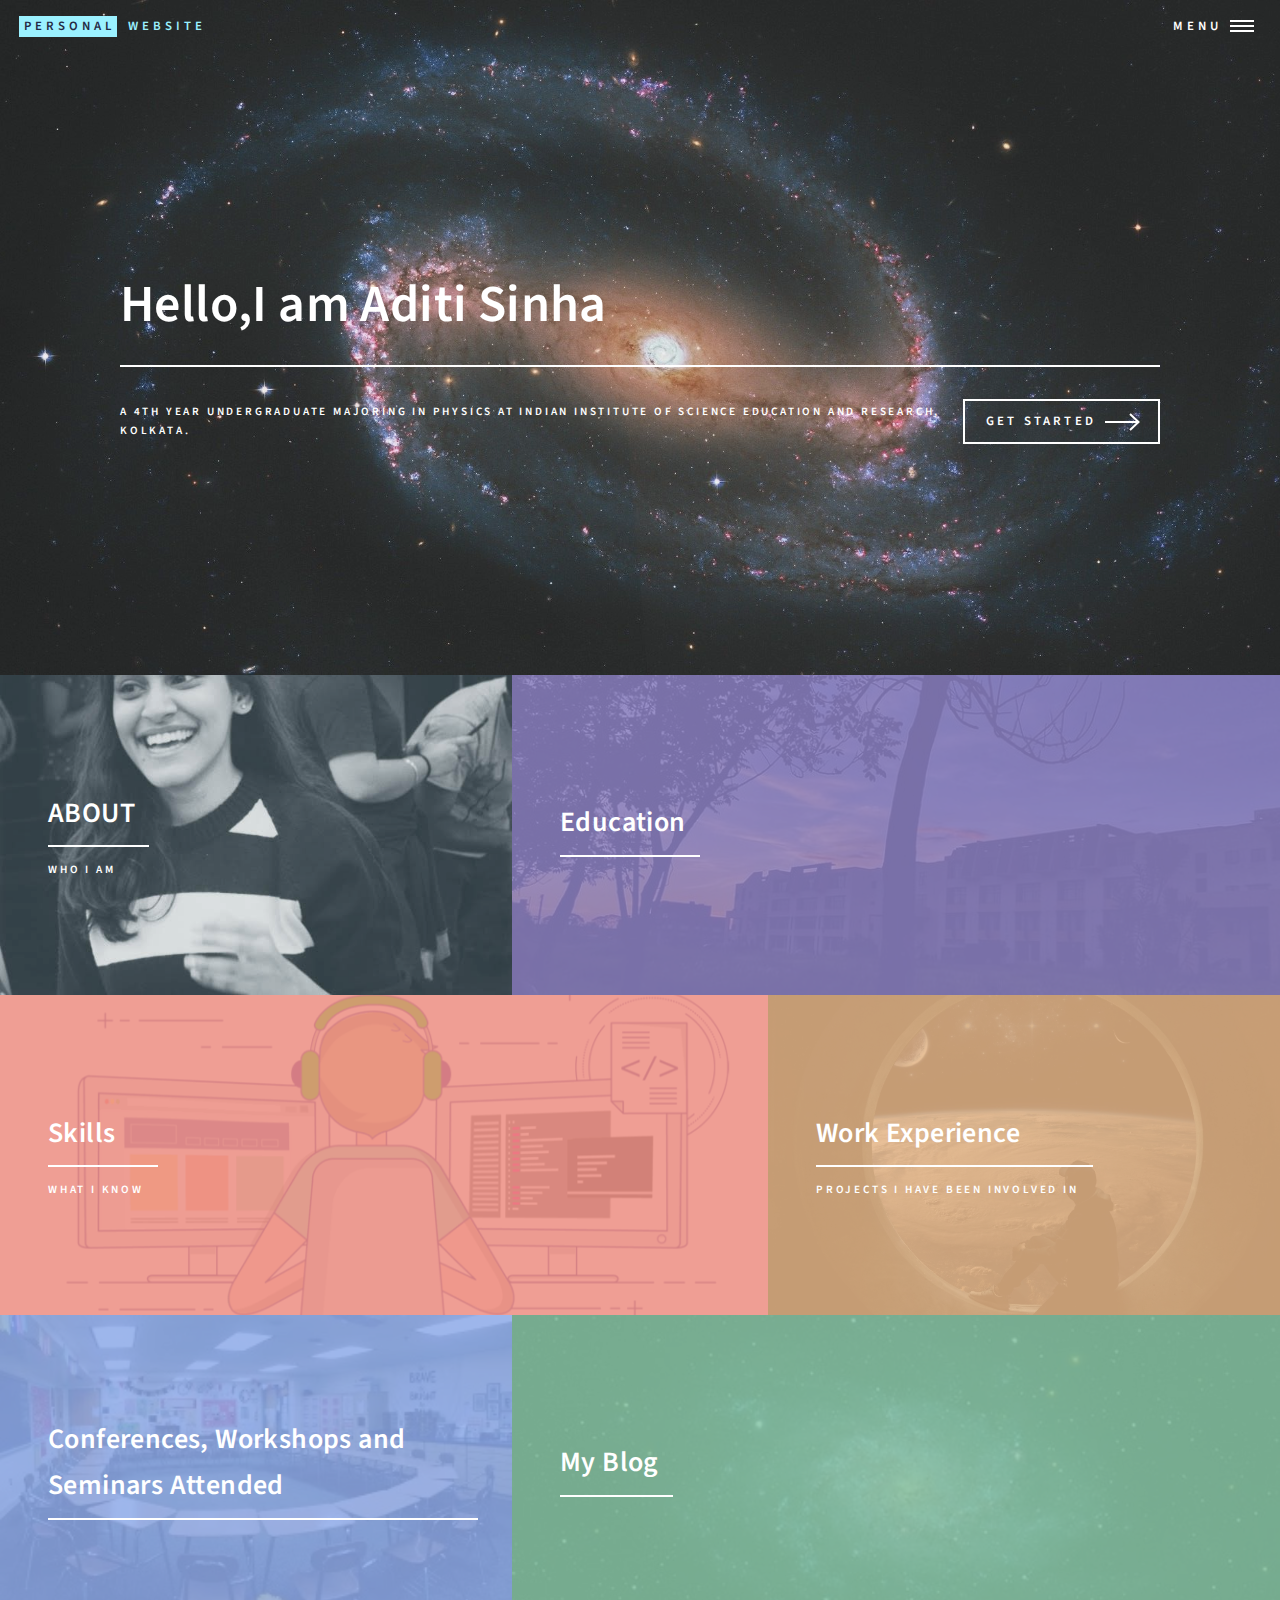
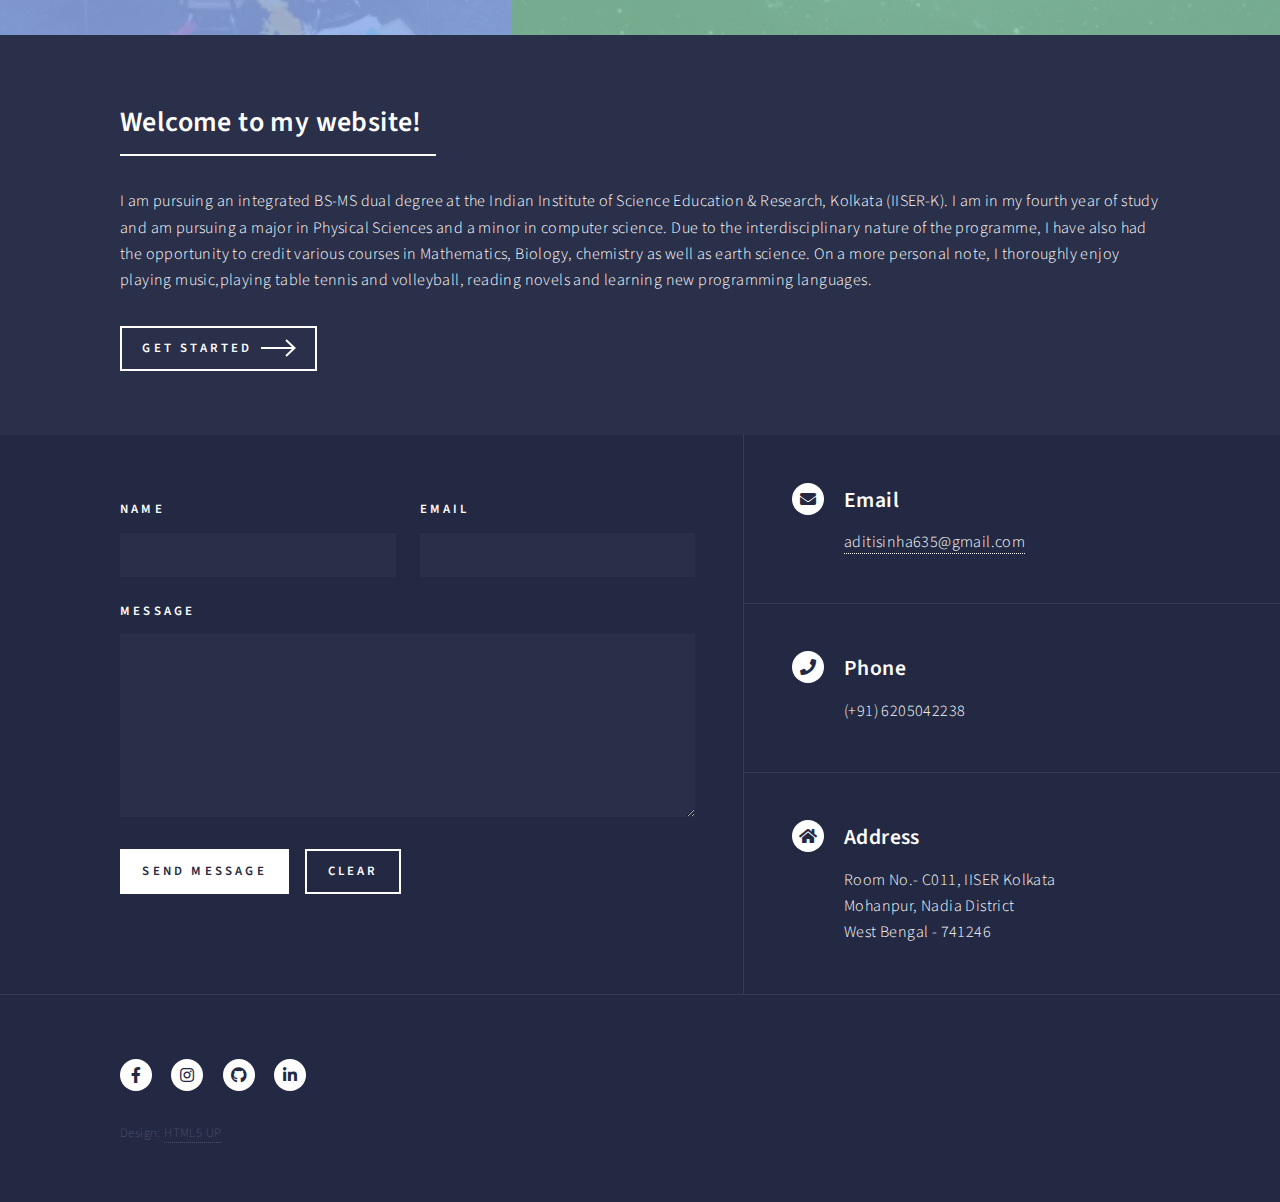
<file: personal website/index.html>
<!DOCTYPE HTML>
<!--
	Forty by HTML5 UP
	html5up.net | @ajlkn
	Free for personal and commercial use under the CCA 3.0 license (html5up.net/license)
-->
<html  translate="no">
	<head>
		<title>PERSONAL WEBSITE</title>
		<meta charset="utf-8" />
		<meta name="viewport" content="width=device-width, initial-scale=1, user-scalable=no" />
		<link rel="stylesheet" href="assets/css/main.css" />
		
		<noscript><link rel="stylesheet" href="assets/css/noscript.css" /></noscript>
	</head>
	<body class="is-preload">

		<!-- Wrapper -->
			<div id="wrapper">

				<!-- Header -->
					<header id="header" class="alt">
						<a href="index.html" class="logo"><strong>Personal</strong> <span>Website</span></a>
						<nav>
							<a href="#menu">Menu</a>
						</nav>
					</header>

				<!-- Menu -->
					<nav id="menu">
						<ul class="links">
							<li><a href="index.html">Home</a></li>
							<li><a href="landing.html">Landing</a></li>
							<li><a href="generic.html">Generic</a></li>
							<li><a href="elements.html">Elements</a></li>
						</ul>
						<ul class="actions stacked">
							<li><a href="#" class="button primary fit">Get Started</a></li>
							<li><a href="#" class="button fit">Log In</a></li>
						</ul>
					</nav>

				<!-- Banner -->
					<section id="banner" class="major">
						<div class="inner">
							<header class="major">
								<h1>Hello,I am Aditi Sinha</h1>
							</header>
							<div class="content">
								<p>A 4th year undergraduate majoring in physics at Indian Institute of Science Education and Research, Kolkata.</p>
								<ul class="actions">
									<li><a href="#one" class="button next scrolly">Get Started</a></li>
								</ul>
							</div>
						</div>
					</section>

				<!-- Main -->
					<div id="main">

						<!-- One -->
							<section id="one" class="tiles">
								<article>
									<span class="image">
										<img src="images/aditi.jpg" alt="" />
									</span>
									<header class="major">
										<h3><a href="landing.html" class="link">ABOUT</a></h3>
										<p>Who I am</p>
									</header>
								</article>
								<article>
									<span class="image">
										<img src="images/education.jpeg" alt="" />
									</span>
									<header class="major">
										<h3><a href="landing.html" class="link">Education</a></h3>
									</header>
								</article>
								<article>
									<span class="image">
										<img src="images/skills.gif" alt="" />
									</span>
									<header class="major">
										<h3><a href="landing.html" class="link">Skills</a></h3>
										<p>What I know</p>
									</header>
								</article>
								<article>
									<span class="image">
										<img src="images/work_exp.jpg" alt="" />
									</span>
									<header class="major">
										<h3><a href="landing.html" class="link">Work Experience</a></h3>
										<p>Projects I have been involved in</p>
									</header>
								</article>
								<article>
									<span class="image">
										<img src="images/conference.png" alt="" />
									</span>
									<header class="major">
										<h3><a href="landing.html" class="link">Conferences, Workshops and Seminars Attended</a></h3>
									</header>
								</article>
								<article>
									<span class="image">
										<img src="images/galaxy1.jpg" alt="" />
									</span>
									<header class="major">
										<h3><a href="landing.html" class="link">My Blog</a></h3>
									</header>
								</article>
							</section>

						<!-- Two -->
							<section id="two">
								<div class="inner">
									<header class="major">
										<h2>Welcome to my website!</h2>
									</header>
									<p>I am pursuing an integrated BS-MS dual degree at the Indian Institute of Science Education & Research, Kolkata (IISER-K). I am in my fourth year of study and am pursuing a major in Physical Sciences and a minor in computer science. Due to the interdisciplinary nature of the programme, I have also had the opportunity to credit various courses in Mathematics, Biology, chemistry as well as earth science. On a more personal note, I thoroughly enjoy playing music,playing table tennis and volleyball, reading novels and learning new programming languages.</p>
									<ul class="actions">
										<li><a href="landing.html" class="button next">Get Started</a></li>
									</ul>
								</div>
							</section>

					</div>

				<!-- Contact -->
					<section id="contact">
						<div class="inner">
							<section>
								<form method="post" action="#">
									<div class="fields">
										<div class="field half">
											<label for="name">Name</label>
											<input type="text" name="name" id="name" />
										</div>
										<div class="field half">
											<label for="email">Email</label>
											<input type="text" name="email" id="email" />
										</div>
										<div class="field">
											<label for="message">Message</label>
											<textarea name="message" id="message" rows="6"></textarea>
										</div>
									</div>
									<ul class="actions">
										<li><input type="submit" value="Send Message" class="primary" /></li>
										<li><input type="reset" value="Clear" /></li>
									</ul>
								</form>
							</section>
							<section class="split">
								<section>
									<div class="contact-method">
										<span class="icon solid alt fa-envelope"></span>
										<h3>Email</h3>
										<a href="#">aditisinha635@gmail.com</a>
									</div>
								</section>
								<section>
									<div class="contact-method">
										<span class="icon solid alt fa-phone"></span>
										<h3>Phone</h3>
										<span>(+91) 6205042238</span>
									</div>
								</section>
								<section>
									<div class="contact-method">
										<span class="icon solid alt fa-home"></span>
										<h3>Address</h3>
										<span>Room No.- C011, IISER Kolkata<br />
										Mohanpur, Nadia District<br />
										West Bengal - 741246</span>
									</div>
								</section>
							</section>
						</div>
					</section>

				<!-- Footer -->
					<footer id="footer">
						<div class="inner">
							<ul class="icons">
								<li><a href="https://www.facebook.com/aditi.sinha.71653318/" class="icon brands alt fa-facebook-f"><span class="label">Facebook</span></a></li>
								<li><a href="https://www.instagram.com/peanut._09/" class="icon brands alt fa-instagram"><span class="label">Instagram</span></a></li>
								<li><a href="https://github.com/aditi0009" class="icon brands alt fa-github"><span class="label">GitHub</span></a></li>
								<li><a href="https://www.linkedin.com/in/aditi-sinha-319605188/" class="icon brands alt fa-linkedin-in"><span class="label">LinkedIn</span></a></li>
							</ul>
							<ul class="copyright">
								<li>Design: <a href="https://html5up.net">HTML5 UP</a></li>
							</ul>
						</div>
					</footer>

			</div>

		<!-- Scripts -->
			
			<script src="assets/js/jquery.min.js"></script>
			<script src="assets/js/jquery.scrolly.min.js"></script>
			<script src="assets/js/jquery.scrollex.min.js"></script>
			<script src="assets/js/browser.min.js"></script>
			<script src="assets/js/breakpoints.min.js"></script>
			<script src="assets/js/util.js"></script>
			<script src="assets/js/main.js"></script>

	</body>
</html>
</file>
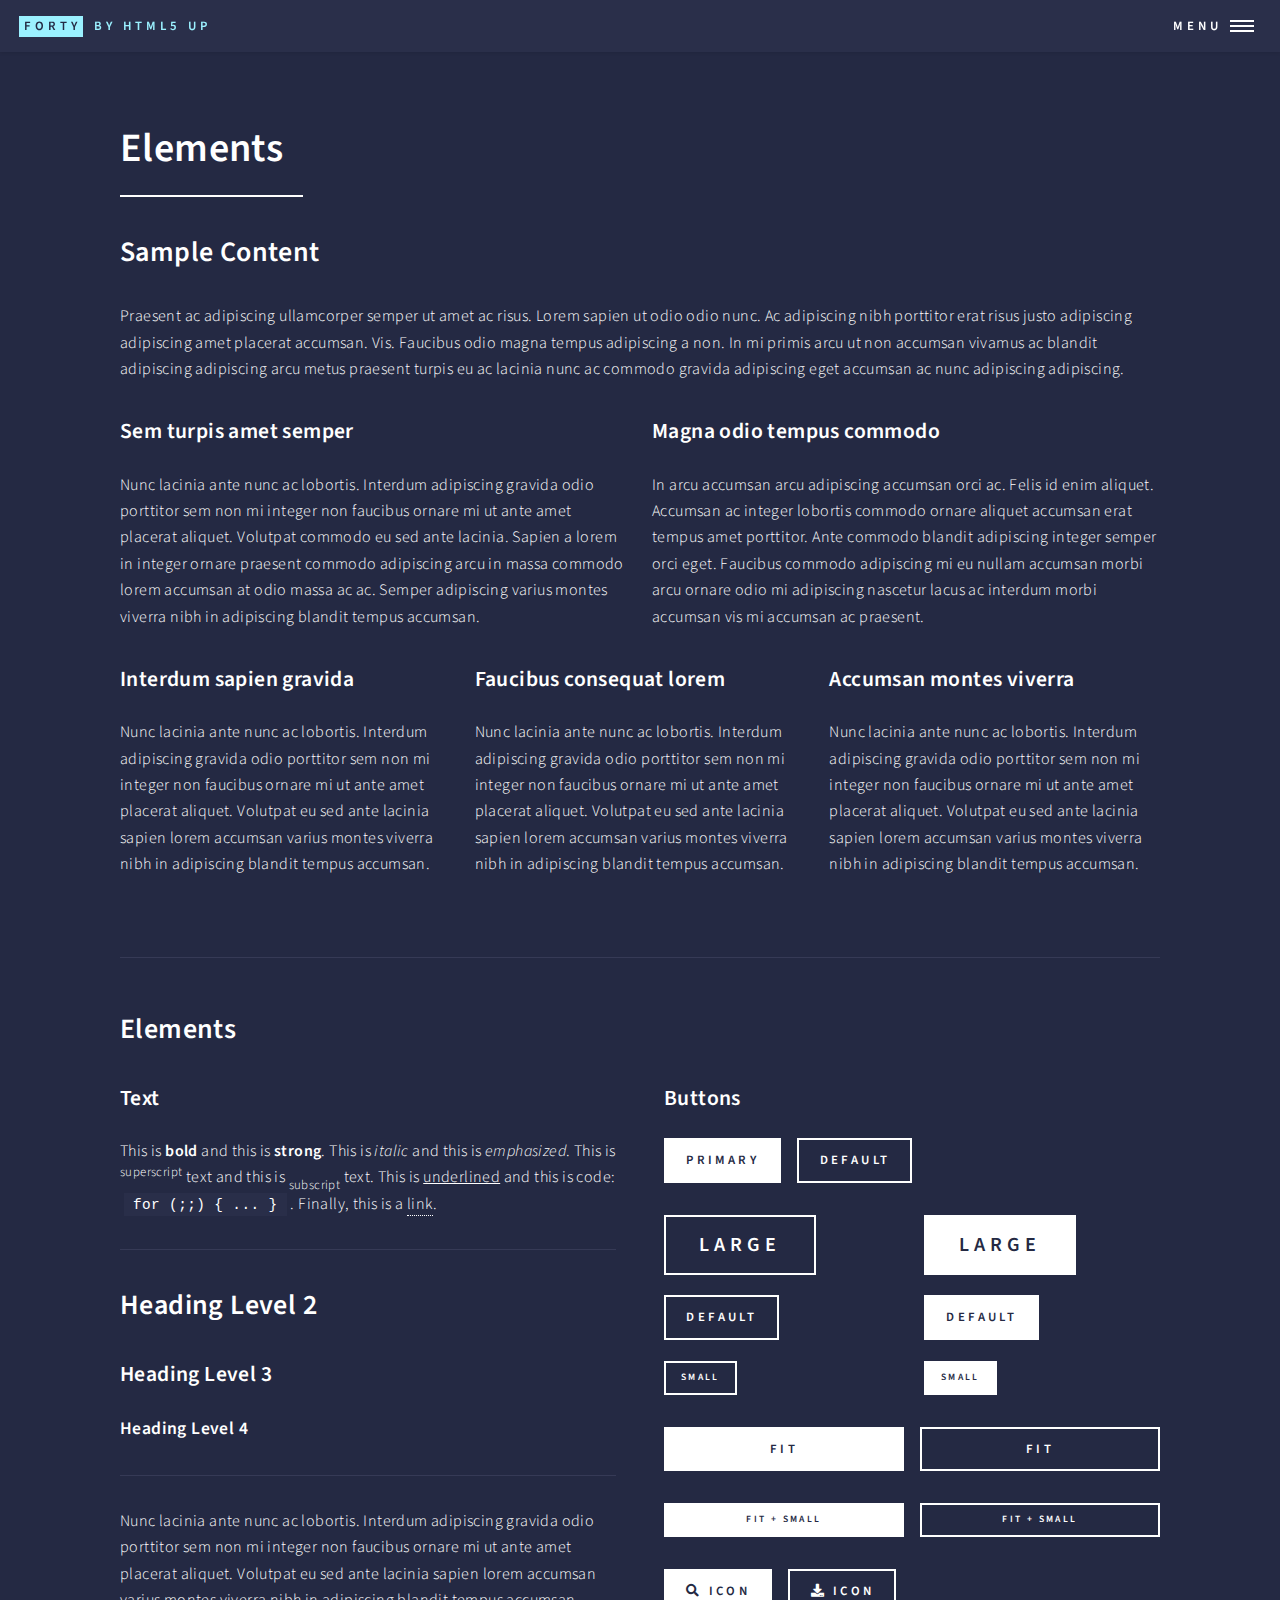
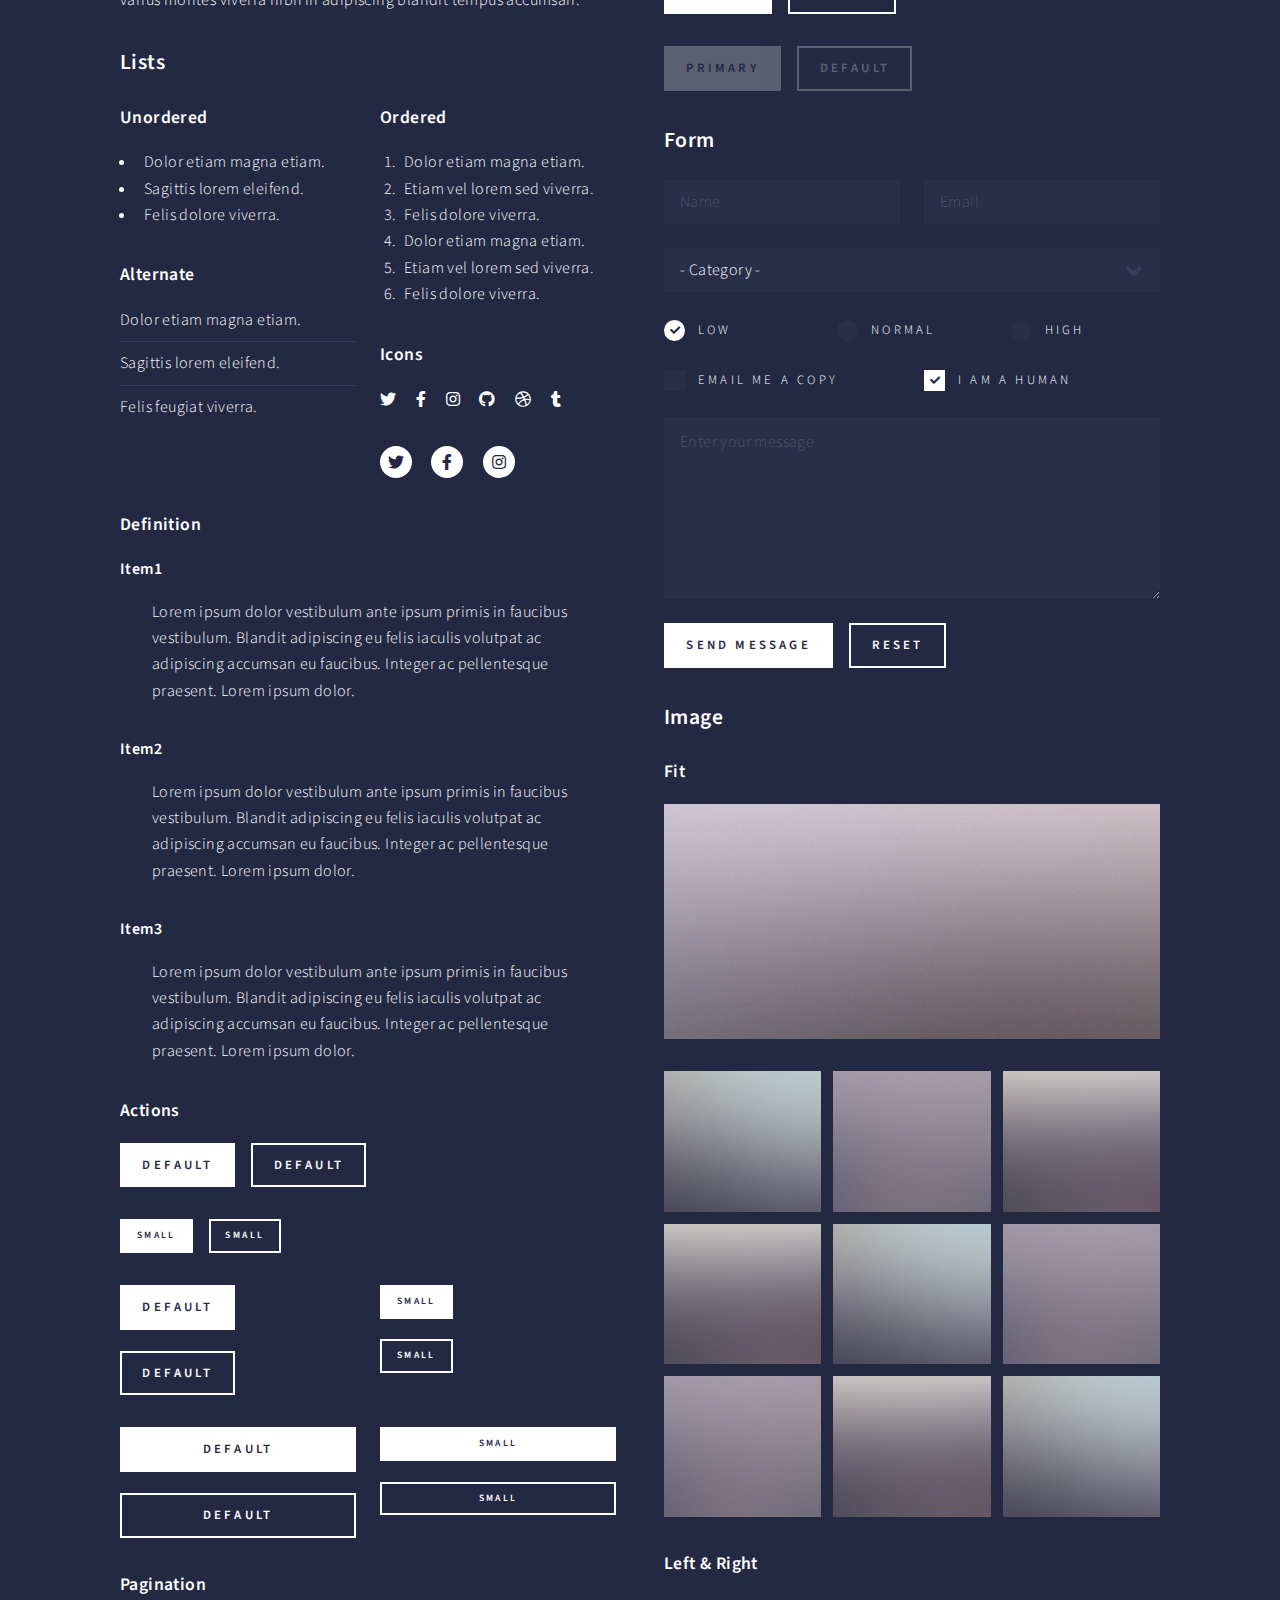
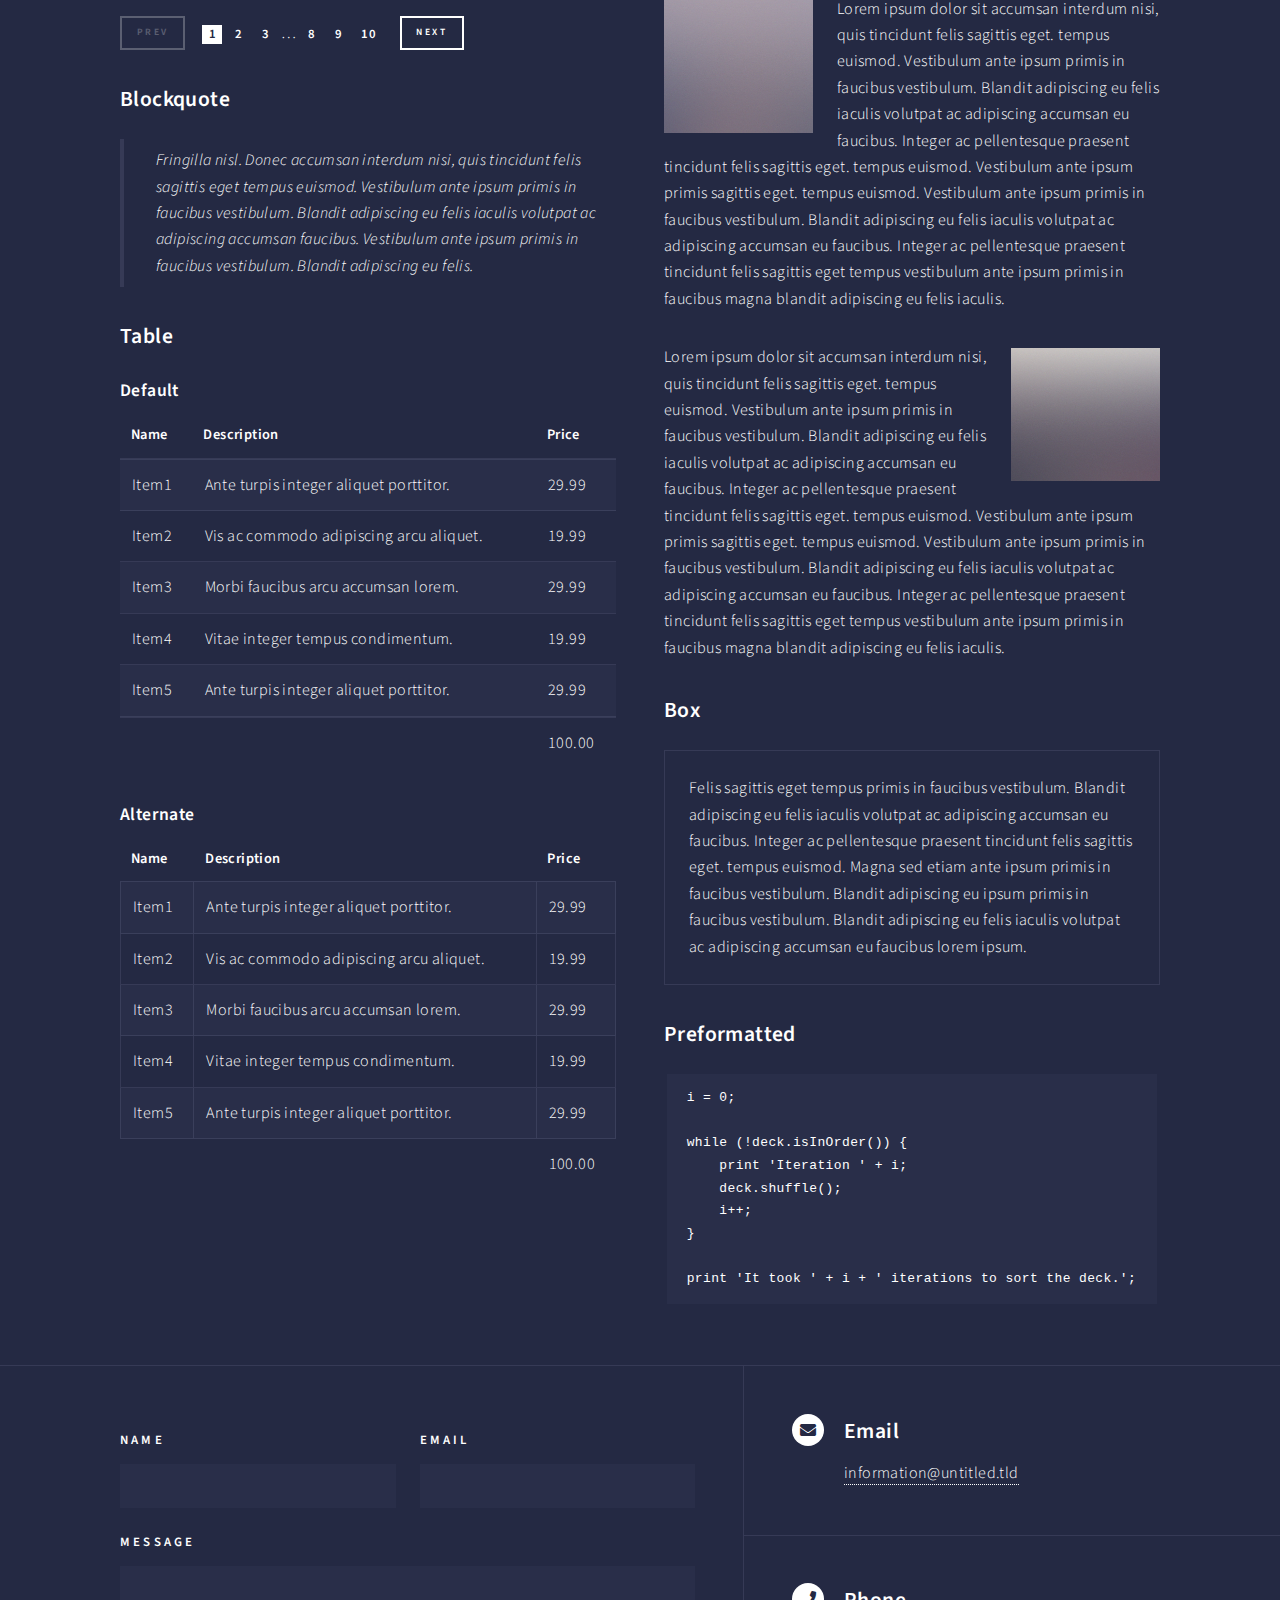
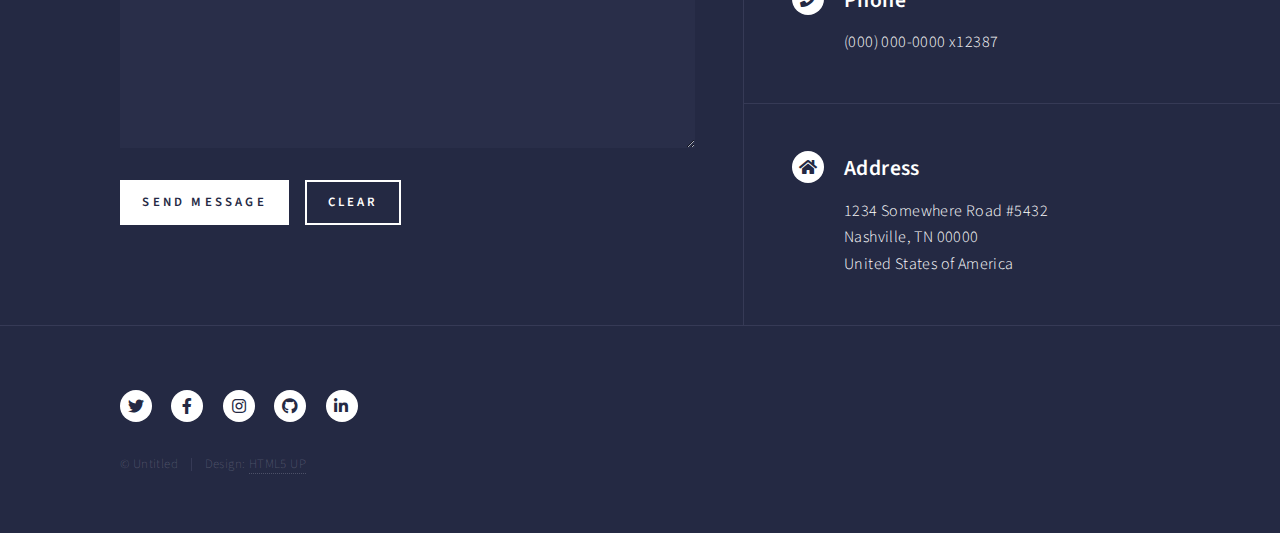
<file: personal website/elements.html>
<!DOCTYPE HTML>
<!--
	Forty by HTML5 UP
	html5up.net | @ajlkn
	Free for personal and commercial use under the CCA 3.0 license (html5up.net/license)
-->
<html>
	<head>
		<title>Elements - Forty by HTML5 UP</title>
		<meta charset="utf-8" />
		<meta name="viewport" content="width=device-width, initial-scale=1, user-scalable=no" />
		<link rel="stylesheet" href="assets/css/main.css" />
		<noscript><link rel="stylesheet" href="assets/css/noscript.css" /></noscript>
	</head>
	<body class="is-preload">

		<!-- Wrapper -->
			<div id="wrapper">

				<!-- Header -->
					<header id="header">
						<a href="index.html" class="logo"><strong>Forty</strong> <span>by HTML5 UP</span></a>
						<nav>
							<a href="#menu">Menu</a>
						</nav>
					</header>

				<!-- Menu -->
					<nav id="menu">
						<ul class="links">
							<li><a href="index.html">Home</a></li>
							<li><a href="landing.html">Landing</a></li>
							<li><a href="generic.html">Generic</a></li>
							<li><a href="elements.html">Elements</a></li>
						</ul>
						<ul class="actions stacked">
							<li><a href="#" class="button primary fit">Get Started</a></li>
							<li><a href="#" class="button fit">Log In</a></li>
						</ul>
					</nav>

				<!-- Main -->
					<div id="main" class="alt">

						<!-- One -->
							<section id="one">
								<div class="inner">
									<header class="major">
										<h1>Elements</h1>
									</header>

									<!-- Content -->
										<h2 id="content">Sample Content</h2>
										<p>Praesent ac adipiscing ullamcorper semper ut amet ac risus. Lorem sapien ut odio odio nunc. Ac adipiscing nibh porttitor erat risus justo adipiscing adipiscing amet placerat accumsan. Vis. Faucibus odio magna tempus adipiscing a non. In mi primis arcu ut non accumsan vivamus ac blandit adipiscing adipiscing arcu metus praesent turpis eu ac lacinia nunc ac commodo gravida adipiscing eget accumsan ac nunc adipiscing adipiscing.</p>
										<div class="row">
											<div class="col-6 col-12-small">
												<h3>Sem turpis amet semper</h3>
												<p>Nunc lacinia ante nunc ac lobortis. Interdum adipiscing gravida odio porttitor sem non mi integer non faucibus ornare mi ut ante amet placerat aliquet. Volutpat commodo eu sed ante lacinia. Sapien a lorem in integer ornare praesent commodo adipiscing arcu in massa commodo lorem accumsan at odio massa ac ac. Semper adipiscing varius montes viverra nibh in adipiscing blandit tempus accumsan.</p>
											</div>
											<div class="col-6 col-12-small">
												<h3>Magna odio tempus commodo</h3>
												<p>In arcu accumsan arcu adipiscing accumsan orci ac. Felis id enim aliquet. Accumsan ac integer lobortis commodo ornare aliquet accumsan erat tempus amet porttitor. Ante commodo blandit adipiscing integer semper orci eget. Faucibus commodo adipiscing mi eu nullam accumsan morbi arcu ornare odio mi adipiscing nascetur lacus ac interdum morbi accumsan vis mi accumsan ac praesent.</p>
											</div>
											<!-- Break -->
											<div class="col-4 col-12-medium">
												<h3>Interdum sapien gravida</h3>
												<p>Nunc lacinia ante nunc ac lobortis. Interdum adipiscing gravida odio porttitor sem non mi integer non faucibus ornare mi ut ante amet placerat aliquet. Volutpat eu sed ante lacinia sapien lorem accumsan varius montes viverra nibh in adipiscing blandit tempus accumsan.</p>
											</div>
											<div class="col-4 col-12-medium">
												<h3>Faucibus consequat lorem</h3>
												<p>Nunc lacinia ante nunc ac lobortis. Interdum adipiscing gravida odio porttitor sem non mi integer non faucibus ornare mi ut ante amet placerat aliquet. Volutpat eu sed ante lacinia sapien lorem accumsan varius montes viverra nibh in adipiscing blandit tempus accumsan.</p>
											</div>
											<div class="col-4 col-12-medium">
												<h3>Accumsan montes viverra</h3>
												<p>Nunc lacinia ante nunc ac lobortis. Interdum adipiscing gravida odio porttitor sem non mi integer non faucibus ornare mi ut ante amet placerat aliquet. Volutpat eu sed ante lacinia sapien lorem accumsan varius montes viverra nibh in adipiscing blandit tempus accumsan.</p>
											</div>
										</div>

									<hr class="major" />

									<!-- Elements -->
										<h2 id="elements">Elements</h2>
										<div class="row gtr-200">
											<div class="col-6 col-12-medium">

												<!-- Text stuff -->
													<h3>Text</h3>
													<p>This is <b>bold</b> and this is <strong>strong</strong>. This is <i>italic</i> and this is <em>emphasized</em>.
													This is <sup>superscript</sup> text and this is <sub>subscript</sub> text.
													This is <u>underlined</u> and this is code: <code>for (;;) { ... }</code>.
													Finally, this is a <a href="#">link</a>.</p>
													<hr />
													<h2>Heading Level 2</h2>
													<h3>Heading Level 3</h3>
													<h4>Heading Level 4</h4>
													<hr />
													<p>Nunc lacinia ante nunc ac lobortis. Interdum adipiscing gravida odio porttitor sem non mi integer non faucibus ornare mi ut ante amet placerat aliquet. Volutpat eu sed ante lacinia sapien lorem accumsan varius montes viverra nibh in adipiscing blandit tempus accumsan.</p>

												<!-- Lists -->
													<h3>Lists</h3>
													<div class="row">
														<div class="col-6 col-12-small">

															<h4>Unordered</h4>
															<ul>
																<li>Dolor etiam magna etiam.</li>
																<li>Sagittis lorem eleifend.</li>
																<li>Felis dolore viverra.</li>
															</ul>

															<h4>Alternate</h4>
															<ul class="alt">
																<li>Dolor etiam magna etiam.</li>
																<li>Sagittis lorem eleifend.</li>
																<li>Felis feugiat viverra.</li>
															</ul>

														</div>
														<div class="col-6 col-12-small">

															<h4>Ordered</h4>
															<ol>
																<li>Dolor etiam magna etiam.</li>
																<li>Etiam vel lorem sed viverra.</li>
																<li>Felis dolore viverra.</li>
																<li>Dolor etiam magna etiam.</li>
																<li>Etiam vel lorem sed viverra.</li>
																<li>Felis dolore viverra.</li>
															</ol>

															<h4>Icons</h4>
															<ul class="icons">
																<li><a href="#" class="icon brands fa-twitter"><span class="label">Twitter</span></a></li>
																<li><a href="#" class="icon brands fa-facebook-f"><span class="label">Facebook</span></a></li>
																<li><a href="#" class="icon brands fa-instagram"><span class="label">Instagram</span></a></li>
																<li><a href="#" class="icon brands fa-github"><span class="label">Github</span></a></li>
																<li><a href="#" class="icon brands fa-dribbble"><span class="label">Dribbble</span></a></li>
																<li><a href="#" class="icon brands fa-tumblr"><span class="label">Tumblr</span></a></li>
															</ul>
															<ul class="icons">
																<li><a href="#" class="icon brands alt fa-twitter"><span class="label">Twitter</span></a></li>
																<li><a href="#" class="icon brands alt fa-facebook-f"><span class="label">Facebook</span></a></li>
																<li><a href="#" class="icon brands alt fa-instagram"><span class="label">Instagram</span></a></li>
															</ul>

														</div>
													</div>
													<h4>Definition</h4>
													<dl>
														<dt>Item1</dt>
														<dd>
															<p>Lorem ipsum dolor vestibulum ante ipsum primis in faucibus vestibulum. Blandit adipiscing eu felis iaculis volutpat ac adipiscing accumsan eu faucibus. Integer ac pellentesque praesent. Lorem ipsum dolor.</p>
														</dd>
														<dt>Item2</dt>
														<dd>
															<p>Lorem ipsum dolor vestibulum ante ipsum primis in faucibus vestibulum. Blandit adipiscing eu felis iaculis volutpat ac adipiscing accumsan eu faucibus. Integer ac pellentesque praesent. Lorem ipsum dolor.</p>
														</dd>
														<dt>Item3</dt>
														<dd>
															<p>Lorem ipsum dolor vestibulum ante ipsum primis in faucibus vestibulum. Blandit adipiscing eu felis iaculis volutpat ac adipiscing accumsan eu faucibus. Integer ac pellentesque praesent. Lorem ipsum dolor.</p>
														</dd>
													</dl>

													<h4>Actions</h4>
													<ul class="actions">
														<li><a href="#" class="button primary">Default</a></li>
														<li><a href="#" class="button">Default</a></li>
													</ul>
													<ul class="actions small">
														<li><a href="#" class="button primary small">Small</a></li>
														<li><a href="#" class="button small">Small</a></li>
													</ul>
													<div class="row">
														<div class="col-6 col-12-small">
															<ul class="actions stacked">
																<li><a href="#" class="button primary">Default</a></li>
																<li><a href="#" class="button">Default</a></li>
															</ul>
														</div>
														<div class="col-6 col-12-small">
															<ul class="actions stacked">
																<li><a href="#" class="button primary small">Small</a></li>
																<li><a href="#" class="button small">Small</a></li>
															</ul>
														</div>
														<div class="col-6 col-12-small">
															<ul class="actions stacked">
																<li><a href="#" class="button primary fit">Default</a></li>
																<li><a href="#" class="button fit">Default</a></li>
															</ul>
														</div>
														<div class="col-6 col-12-small">
															<ul class="actions stacked">
																<li><a href="#" class="button primary small fit">Small</a></li>
																<li><a href="#" class="button small fit">Small</a></li>
															</ul>
														</div>
													</div>

													<h4>Pagination</h4>
													<ul class="pagination">
														<li><span class="button small disabled">Prev</span></li>
														<li><a href="#" class="page active">1</a></li>
														<li><a href="#" class="page">2</a></li>
														<li><a href="#" class="page">3</a></li>
														<li><span>&hellip;</span></li>
														<li><a href="#" class="page">8</a></li>
														<li><a href="#" class="page">9</a></li>
														<li><a href="#" class="page">10</a></li>
														<li><a href="#" class="button small">Next</a></li>
													</ul>

												<!-- Blockquote -->
													<h3>Blockquote</h3>
													<blockquote>Fringilla nisl. Donec accumsan interdum nisi, quis tincidunt felis sagittis eget tempus euismod. Vestibulum ante ipsum primis in faucibus vestibulum. Blandit adipiscing eu felis iaculis volutpat ac adipiscing accumsan faucibus. Vestibulum ante ipsum primis in faucibus vestibulum. Blandit adipiscing eu felis.</blockquote>

												<!-- Table -->
													<h3>Table</h3>

													<h4>Default</h4>
													<div class="table-wrapper">
														<table>
															<thead>
																<tr>
																	<th>Name</th>
																	<th>Description</th>
																	<th>Price</th>
																</tr>
															</thead>
															<tbody>
																<tr>
																	<td>Item1</td>
																	<td>Ante turpis integer aliquet porttitor.</td>
																	<td>29.99</td>
																</tr>
																<tr>
																	<td>Item2</td>
																	<td>Vis ac commodo adipiscing arcu aliquet.</td>
																	<td>19.99</td>
																</tr>
																<tr>
																	<td>Item3</td>
																	<td> Morbi faucibus arcu accumsan lorem.</td>
																	<td>29.99</td>
																</tr>
																<tr>
																	<td>Item4</td>
																	<td>Vitae integer tempus condimentum.</td>
																	<td>19.99</td>
																</tr>
																<tr>
																	<td>Item5</td>
																	<td>Ante turpis integer aliquet porttitor.</td>
																	<td>29.99</td>
																</tr>
															</tbody>
															<tfoot>
																<tr>
																	<td colspan="2"></td>
																	<td>100.00</td>
																</tr>
															</tfoot>
														</table>
													</div>

													<h4>Alternate</h4>
													<div class="table-wrapper">
														<table class="alt">
															<thead>
																<tr>
																	<th>Name</th>
																	<th>Description</th>
																	<th>Price</th>
																</tr>
															</thead>
															<tbody>
																<tr>
																	<td>Item1</td>
																	<td>Ante turpis integer aliquet porttitor.</td>
																	<td>29.99</td>
																</tr>
																<tr>
																	<td>Item2</td>
																	<td>Vis ac commodo adipiscing arcu aliquet.</td>
																	<td>19.99</td>
																</tr>
																<tr>
																	<td>Item3</td>
																	<td> Morbi faucibus arcu accumsan lorem.</td>
																	<td>29.99</td>
																</tr>
																<tr>
																	<td>Item4</td>
																	<td>Vitae integer tempus condimentum.</td>
																	<td>19.99</td>
																</tr>
																<tr>
																	<td>Item5</td>
																	<td>Ante turpis integer aliquet porttitor.</td>
																	<td>29.99</td>
																</tr>
															</tbody>
															<tfoot>
																<tr>
																	<td colspan="2"></td>
																	<td>100.00</td>
																</tr>
															</tfoot>
														</table>
													</div>

											</div>
											<div class="col-6 col-12-medium">

												<!-- Buttons -->
													<h3>Buttons</h3>
													<ul class="actions">
														<li><a href="#" class="button primary">Primary</a></li>
														<li><a href="#" class="button">Default</a></li>
													</ul>
													<div class="row">
														<div class="col-6 col-12-xsmall">
															<ul class="actions stacked">
																<li><a href="#" class="button large">Large</a></li>
																<li><a href="#" class="button">Default</a></li>
																<li><a href="#" class="button small">Small</a></li>
															</ul>
														</div>
														<div class="col-6 col-12-xsmall">
															<ul class="actions stacked">
																<li><a href="#" class="button primary large">Large</a></li>
																<li><a href="#" class="button primary">Default</a></li>
																<li><a href="#" class="button primary small">Small</a></li>
															</ul>
														</div>
													</div>
													<ul class="actions fit">
														<li><a href="#" class="button primary fit">Fit</a></li>
														<li><a href="#" class="button fit">Fit</a></li>
													</ul>
													<ul class="actions fit small">
														<li><a href="#" class="button primary fit small">Fit + Small</a></li>
														<li><a href="#" class="button fit small">Fit + Small</a></li>
													</ul>
													<ul class="actions">
														<li><a href="#" class="button primary icon solid fa-search">Icon</a></li>
														<li><a href="#" class="button icon solid fa-download">Icon</a></li>
													</ul>
													<ul class="actions">
														<li><span class="button primary disabled">Primary</span></li>
														<li><span class="button disabled">Default</span></li>
													</ul>

												<!-- Form -->
													<h3>Form</h3>

													<form method="post" action="#">
														<div class="row gtr-uniform">
															<div class="col-6 col-12-xsmall">
																<input type="text" name="demo-name" id="demo-name" value="" placeholder="Name" />
															</div>
															<div class="col-6 col-12-xsmall">
																<input type="email" name="demo-email" id="demo-email" value="" placeholder="Email" />
															</div>
															<!-- Break -->
															<div class="col-12">
																<select name="demo-category" id="demo-category">
																	<option value="">- Category -</option>
																	<option value="1">Manufacturing</option>
																	<option value="1">Shipping</option>
																	<option value="1">Administration</option>
																	<option value="1">Human Resources</option>
																</select>
															</div>
															<!-- Break -->
															<div class="col-4 col-12-small">
																<input type="radio" id="demo-priority-low" name="demo-priority" checked>
																<label for="demo-priority-low">Low</label>
															</div>
															<div class="col-4 col-12-small">
																<input type="radio" id="demo-priority-normal" name="demo-priority">
																<label for="demo-priority-normal">Normal</label>
															</div>
															<div class="col-4 col-12-small">
																<input type="radio" id="demo-priority-high" name="demo-priority">
																<label for="demo-priority-high">High</label>
															</div>
															<!-- Break -->
															<div class="col-6 col-12-small">
																<input type="checkbox" id="demo-copy" name="demo-copy">
																<label for="demo-copy">Email me a copy</label>
															</div>
															<div class="col-6 col-12-small">
																<input type="checkbox" id="demo-human" name="demo-human" checked>
																<label for="demo-human">I am a human</label>
															</div>
															<!-- Break -->
															<div class="col-12">
																<textarea name="demo-message" id="demo-message" placeholder="Enter your message" rows="6"></textarea>
															</div>
															<!-- Break -->
															<div class="col-12">
																<ul class="actions">
																	<li><input type="submit" value="Send Message" class="primary" /></li>
																	<li><input type="reset" value="Reset" /></li>
																</ul>
															</div>
														</div>
													</form>

												<!-- Image -->
													<h3>Image</h3>

													<h4>Fit</h4>
													<span class="image fit"><img src="images/pic03.jpg" alt="" /></span>
													<div class="box alt">
														<div class="row gtr-50 gtr-uniform">
															<div class="col-4"><span class="image fit"><img src="images/pic08.jpg" alt="" /></span></div>
															<div class="col-4"><span class="image fit"><img src="images/pic09.jpg" alt="" /></span></div>
															<div class="col-4"><span class="image fit"><img src="images/pic10.jpg" alt="" /></span></div>
															<!-- Break -->
															<div class="col-4"><span class="image fit"><img src="images/pic10.jpg" alt="" /></span></div>
															<div class="col-4"><span class="image fit"><img src="images/pic08.jpg" alt="" /></span></div>
															<div class="col-4"><span class="image fit"><img src="images/pic09.jpg" alt="" /></span></div>
															<!-- Break -->
															<div class="col-4"><span class="image fit"><img src="images/pic09.jpg" alt="" /></span></div>
															<div class="col-4"><span class="image fit"><img src="images/pic10.jpg" alt="" /></span></div>
															<div class="col-4"><span class="image fit"><img src="images/pic08.jpg" alt="" /></span></div>
														</div>
													</div>

													<h4>Left &amp; Right</h4>
													<p><span class="image left"><img src="images/pic09.jpg" alt="" /></span>Lorem ipsum dolor sit accumsan interdum nisi, quis tincidunt felis sagittis eget. tempus euismod. Vestibulum ante ipsum primis in faucibus vestibulum. Blandit adipiscing eu felis iaculis volutpat ac adipiscing accumsan eu faucibus. Integer ac pellentesque praesent tincidunt felis sagittis eget. tempus euismod. Vestibulum ante ipsum primis sagittis eget. tempus euismod. Vestibulum ante ipsum primis in faucibus vestibulum. Blandit adipiscing eu felis iaculis volutpat ac adipiscing accumsan eu faucibus. Integer ac pellentesque praesent tincidunt felis sagittis eget tempus vestibulum ante ipsum primis in faucibus magna blandit adipiscing eu felis iaculis.</p>
													<p><span class="image right"><img src="images/pic10.jpg" alt="" /></span>Lorem ipsum dolor sit accumsan interdum nisi, quis tincidunt felis sagittis eget. tempus euismod. Vestibulum ante ipsum primis in faucibus vestibulum. Blandit adipiscing eu felis iaculis volutpat ac adipiscing accumsan eu faucibus. Integer ac pellentesque praesent tincidunt felis sagittis eget. tempus euismod. Vestibulum ante ipsum primis sagittis eget. tempus euismod. Vestibulum ante ipsum primis in faucibus vestibulum. Blandit adipiscing eu felis iaculis volutpat ac adipiscing accumsan eu faucibus. Integer ac pellentesque praesent tincidunt felis sagittis eget tempus vestibulum ante ipsum primis in faucibus magna blandit adipiscing eu felis iaculis.</p>

												<!-- Box -->
													<h3>Box</h3>
													<div class="box">
														<p>Felis sagittis eget tempus primis in faucibus vestibulum. Blandit adipiscing eu felis iaculis volutpat ac adipiscing accumsan eu faucibus. Integer ac pellentesque praesent tincidunt felis sagittis eget. tempus euismod. Magna sed etiam ante ipsum primis in faucibus vestibulum. Blandit adipiscing eu ipsum primis in faucibus vestibulum. Blandit adipiscing eu felis iaculis volutpat ac adipiscing accumsan eu faucibus lorem ipsum.</p>
													</div>

												<!-- Preformatted Code -->
													<h3>Preformatted</h3>
													<pre><code>i = 0;

while (!deck.isInOrder()) {
    print 'Iteration ' + i;
    deck.shuffle();
    i++;
}

print 'It took ' + i + ' iterations to sort the deck.';
</code></pre>

											</div>
										</div>

								</div>
							</section>

					</div>

				<!-- Contact -->
					<section id="contact">
						<div class="inner">
							<section>
								<form method="post" action="#">
									<div class="fields">
										<div class="field half">
											<label for="name">Name</label>
											<input type="text" name="name" id="name" />
										</div>
										<div class="field half">
											<label for="email">Email</label>
											<input type="text" name="email" id="email" />
										</div>
										<div class="field">
											<label for="message">Message</label>
											<textarea name="message" id="message" rows="6"></textarea>
										</div>
									</div>
									<ul class="actions">
										<li><input type="submit" value="Send Message" class="primary" /></li>
										<li><input type="reset" value="Clear" /></li>
									</ul>
								</form>
							</section>
							<section class="split">
								<section>
									<div class="contact-method">
										<span class="icon solid alt fa-envelope"></span>
										<h3>Email</h3>
										<a href="#">information@untitled.tld</a>
									</div>
								</section>
								<section>
									<div class="contact-method">
										<span class="icon solid alt fa-phone"></span>
										<h3>Phone</h3>
										<span>(000) 000-0000 x12387</span>
									</div>
								</section>
								<section>
									<div class="contact-method">
										<span class="icon solid alt fa-home"></span>
										<h3>Address</h3>
										<span>1234 Somewhere Road #5432<br />
										Nashville, TN 00000<br />
										United States of America</span>
									</div>
								</section>
							</section>
						</div>
					</section>

				<!-- Footer -->
					<footer id="footer">
						<div class="inner">
							<ul class="icons">
								<li><a href="#" class="icon brands alt fa-twitter"><span class="label">Twitter</span></a></li>
								<li><a href="#" class="icon brands alt fa-facebook-f"><span class="label">Facebook</span></a></li>
								<li><a href="#" class="icon brands alt fa-instagram"><span class="label">Instagram</span></a></li>
								<li><a href="#" class="icon brands alt fa-github"><span class="label">GitHub</span></a></li>
								<li><a href="#" class="icon brands alt fa-linkedin-in"><span class="label">LinkedIn</span></a></li>
							</ul>
							<ul class="copyright">
								<li>&copy; Untitled</li><li>Design: <a href="https://html5up.net">HTML5 UP</a></li>
							</ul>
						</div>
					</footer>

			</div>

		<!-- Scripts -->
			<script src="assets/js/jquery.min.js"></script>
			<script src="assets/js/jquery.scrolly.min.js"></script>
			<script src="assets/js/jquery.scrollex.min.js"></script>
			<script src="assets/js/browser.min.js"></script>
			<script src="assets/js/breakpoints.min.js"></script>
			<script src="assets/js/util.js"></script>
			<script src="assets/js/main.js"></script>

	</body>
</html>
</file>
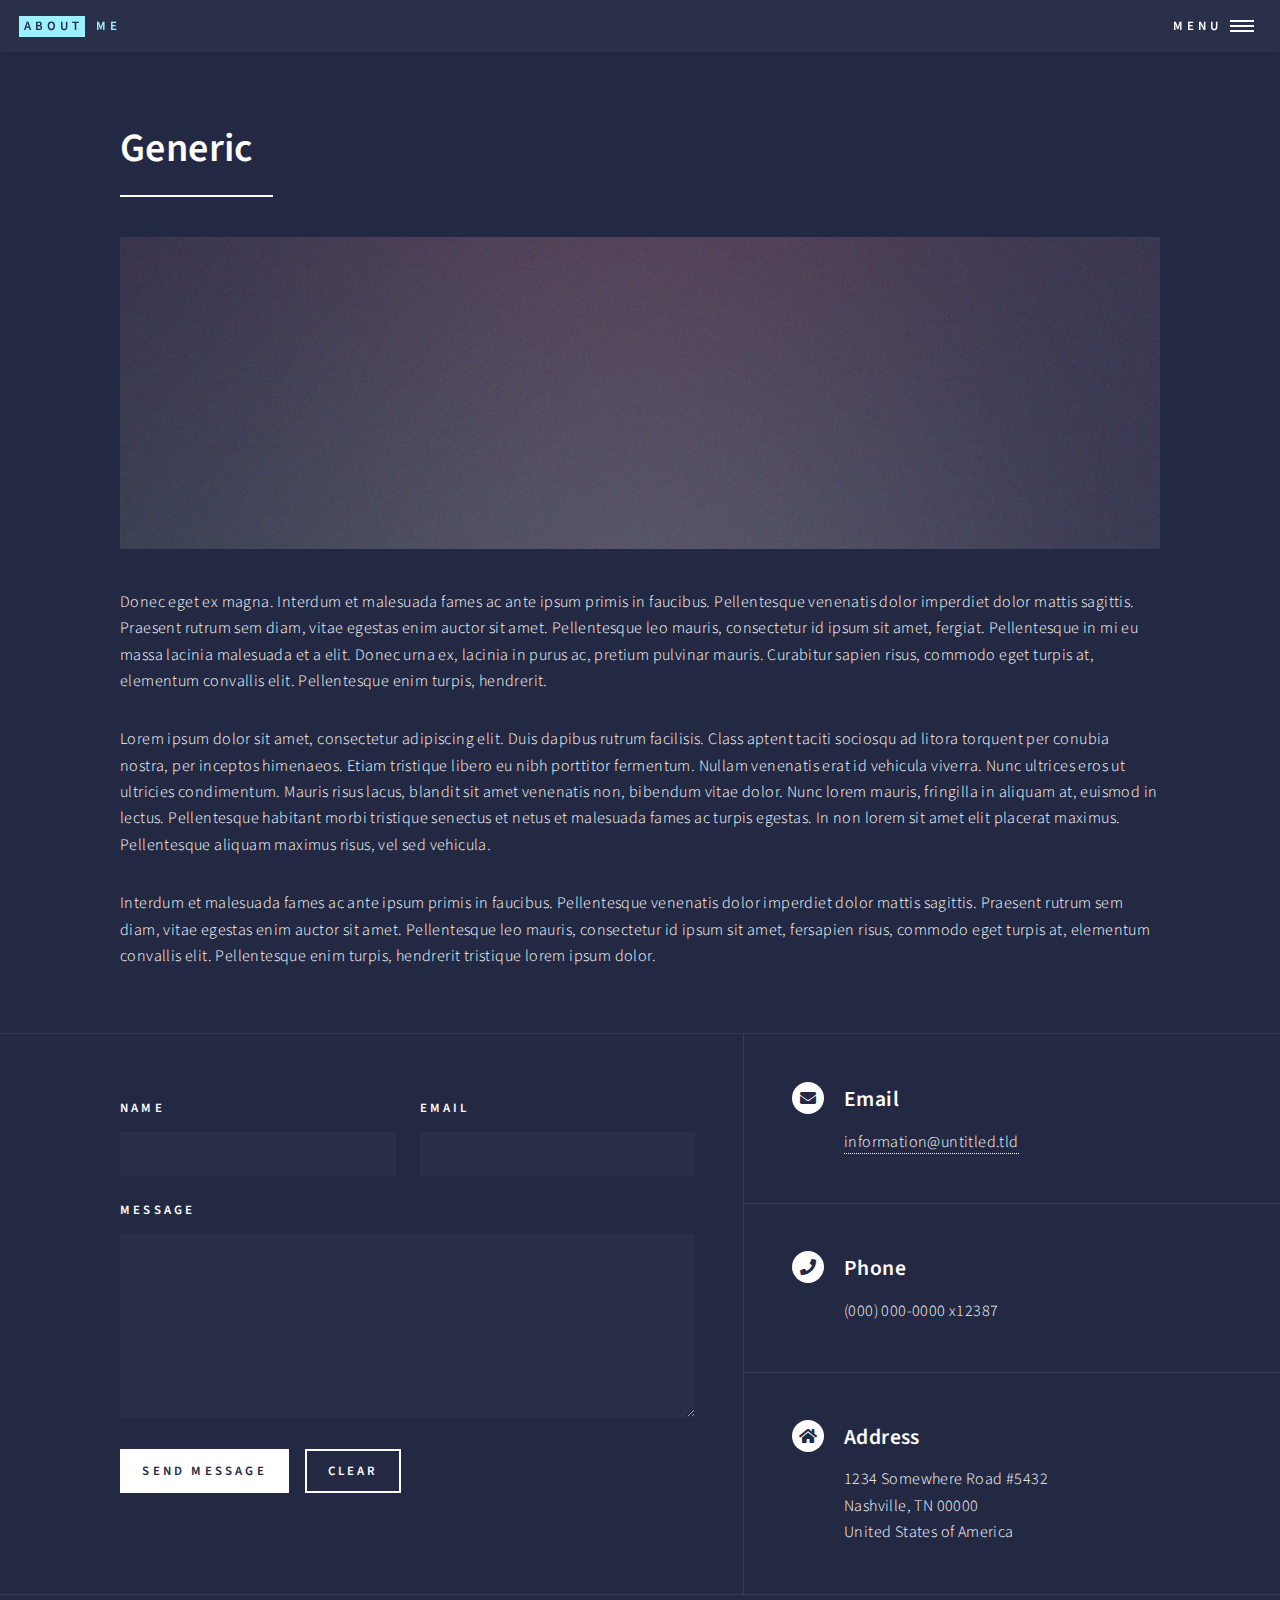
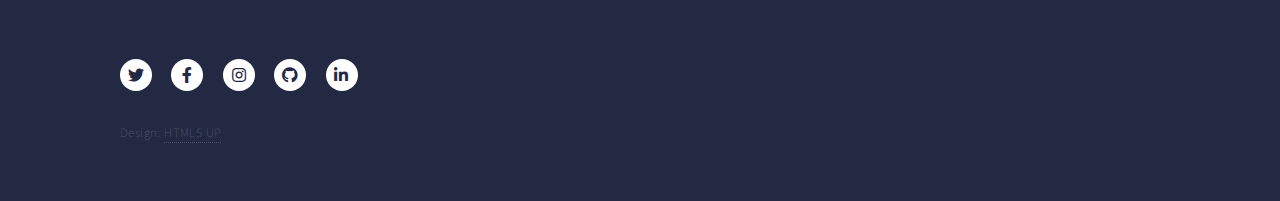
<file: personal website/generic.html>
<!DOCTYPE HTML>
<!--
	Forty by HTML5 UP
	html5up.net | @ajlkn
	Free for personal and commercial use under the CCA 3.0 license (html5up.net/license)
-->
<html translate="no">

	<head>
		<title>ABOUT ME</title>
		<meta charset="utf-8" />
		<meta name="viewport" content="width=device-width, initial-scale=1, user-scalable=no" />
		<link rel="stylesheet" href="assets/css/main.css" />
		<noscript><link rel="stylesheet" href="assets/css/noscript.css" /></noscript>
	</head>
	<body class="is-preload">

		<!-- Wrapper -->
			<div id="wrapper">

				<!-- Header -->
					<header id="header">
						<a href="index.html" class="logo"><strong>ABOUT </strong> <span>ME</span></a>
						<nav>
							<a href="#menu">Menu</a>
						</nav>
					</header>

				<!-- Menu -->
					<nav id="menu">
						<ul class="links">
							<li><a href="index.html">Home</a></li>
							<li><a href="landing.html">Landing</a></li>
							<li><a href="generic.html">Generic</a></li>
							<li><a href="elements.html">Elements</a></li>
						</ul>
						<ul class="actions stacked">
							<li><a href="#" class="button primary fit">Get Started</a></li>
							<li><a href="#" class="button fit">Log In</a></li>
						</ul>
					</nav>

				<!-- Main -->
					<div id="main" class="alt">

						<!-- One -->
							<section id="one">
								<div class="inner">
									<header class="major">
										<h1>Generic</h1>
									</header>
									<span class="image main"><img src="images/pic11.jpg" alt="" /></span>
									<p>Donec eget ex magna. Interdum et malesuada fames ac ante ipsum primis in faucibus. Pellentesque venenatis dolor imperdiet dolor mattis sagittis. Praesent rutrum sem diam, vitae egestas enim auctor sit amet. Pellentesque leo mauris, consectetur id ipsum sit amet, fergiat. Pellentesque in mi eu massa lacinia malesuada et a elit. Donec urna ex, lacinia in purus ac, pretium pulvinar mauris. Curabitur sapien risus, commodo eget turpis at, elementum convallis elit. Pellentesque enim turpis, hendrerit.</p>
									<p>Lorem ipsum dolor sit amet, consectetur adipiscing elit. Duis dapibus rutrum facilisis. Class aptent taciti sociosqu ad litora torquent per conubia nostra, per inceptos himenaeos. Etiam tristique libero eu nibh porttitor fermentum. Nullam venenatis erat id vehicula viverra. Nunc ultrices eros ut ultricies condimentum. Mauris risus lacus, blandit sit amet venenatis non, bibendum vitae dolor. Nunc lorem mauris, fringilla in aliquam at, euismod in lectus. Pellentesque habitant morbi tristique senectus et netus et malesuada fames ac turpis egestas. In non lorem sit amet elit placerat maximus. Pellentesque aliquam maximus risus, vel sed vehicula.</p>
									<p>Interdum et malesuada fames ac ante ipsum primis in faucibus. Pellentesque venenatis dolor imperdiet dolor mattis sagittis. Praesent rutrum sem diam, vitae egestas enim auctor sit amet. Pellentesque leo mauris, consectetur id ipsum sit amet, fersapien risus, commodo eget turpis at, elementum convallis elit. Pellentesque enim turpis, hendrerit tristique lorem ipsum dolor.</p>
								</div>
							</section>

					</div>

				<!-- Contact -->
					<section id="contact">
						<div class="inner">
							<section>
								<form method="post" action="#">
									<div class="fields">
										<div class="field half">
											<label for="name">Name</label>
											<input type="text" name="name" id="name" />
										</div>
										<div class="field half">
											<label for="email">Email</label>
											<input type="text" name="email" id="email" />
										</div>
										<div class="field">
											<label for="message">Message</label>
											<textarea name="message" id="message" rows="6"></textarea>
										</div>
									</div>
									<ul class="actions">
										<li><input type="submit" value="Send Message" class="primary" /></li>
										<li><input type="reset" value="Clear" /></li>
									</ul>
								</form>
							</section>
							<section class="split">
								<section>
									<div class="contact-method">
										<span class="icon solid alt fa-envelope"></span>
										<h3>Email</h3>
										<a href="#">information@untitled.tld</a>
									</div>
								</section>
								<section>
									<div class="contact-method">
										<span class="icon solid alt fa-phone"></span>
										<h3>Phone</h3>
										<span>(000) 000-0000 x12387</span>
									</div>
								</section>
								<section>
									<div class="contact-method">
										<span class="icon solid alt fa-home"></span>
										<h3>Address</h3>
										<span>1234 Somewhere Road #5432<br />
										Nashville, TN 00000<br />
										United States of America</span>
									</div>
								</section>
							</section>
						</div>
					</section>

				<!-- Footer -->
					<footer id="footer">
						<div class="inner">
							<ul class="icons">
								<li><a href="#" class="icon brands alt fa-twitter"><span class="label">Twitter</span></a></li>
								<li><a href="#" class="icon brands alt fa-facebook-f"><span class="label">Facebook</span></a></li>
								<li><a href="#" class="icon brands alt fa-instagram"><span class="label">Instagram</span></a></li>
								<li><a href="#" class="icon brands alt fa-github"><span class="label">GitHub</span></a></li>
								<li><a href="#" class="icon brands alt fa-linkedin-in"><span class="label">LinkedIn</span></a></li>
							</ul>
							<ul class="copyright">
								<li>Design: <a href="https://html5up.net">HTML5 UP</a></li>
							</ul>
						</div>
					</footer>

			</div>

		<!-- Scripts -->
			<script src="assets/js/jquery.min.js"></script>
			<script src="assets/js/jquery.scrolly.min.js"></script>
			<script src="assets/js/jquery.scrollex.min.js"></script>
			<script src="assets/js/browser.min.js"></script>
			<script src="assets/js/breakpoints.min.js"></script>
			<script src="assets/js/util.js"></script>
			<script src="assets/js/main.js"></script>

	</body>
</html>
</file>
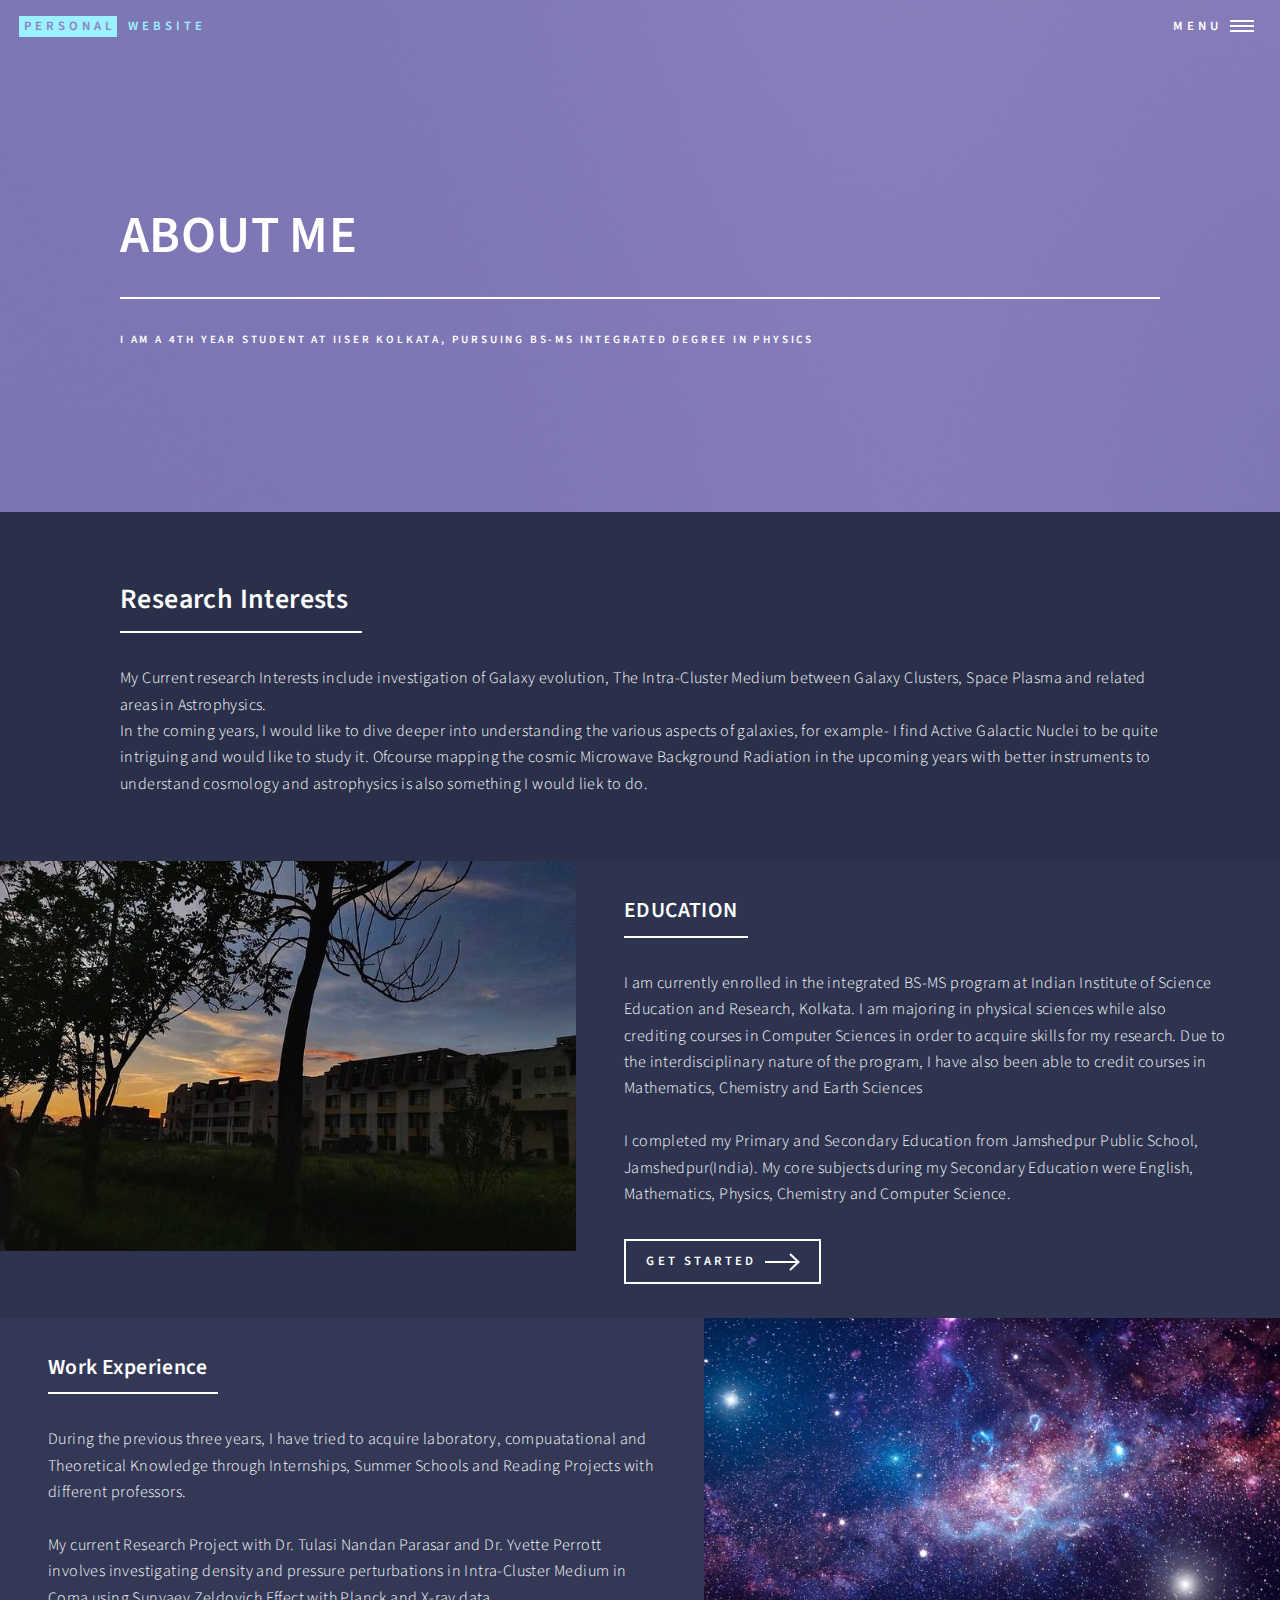
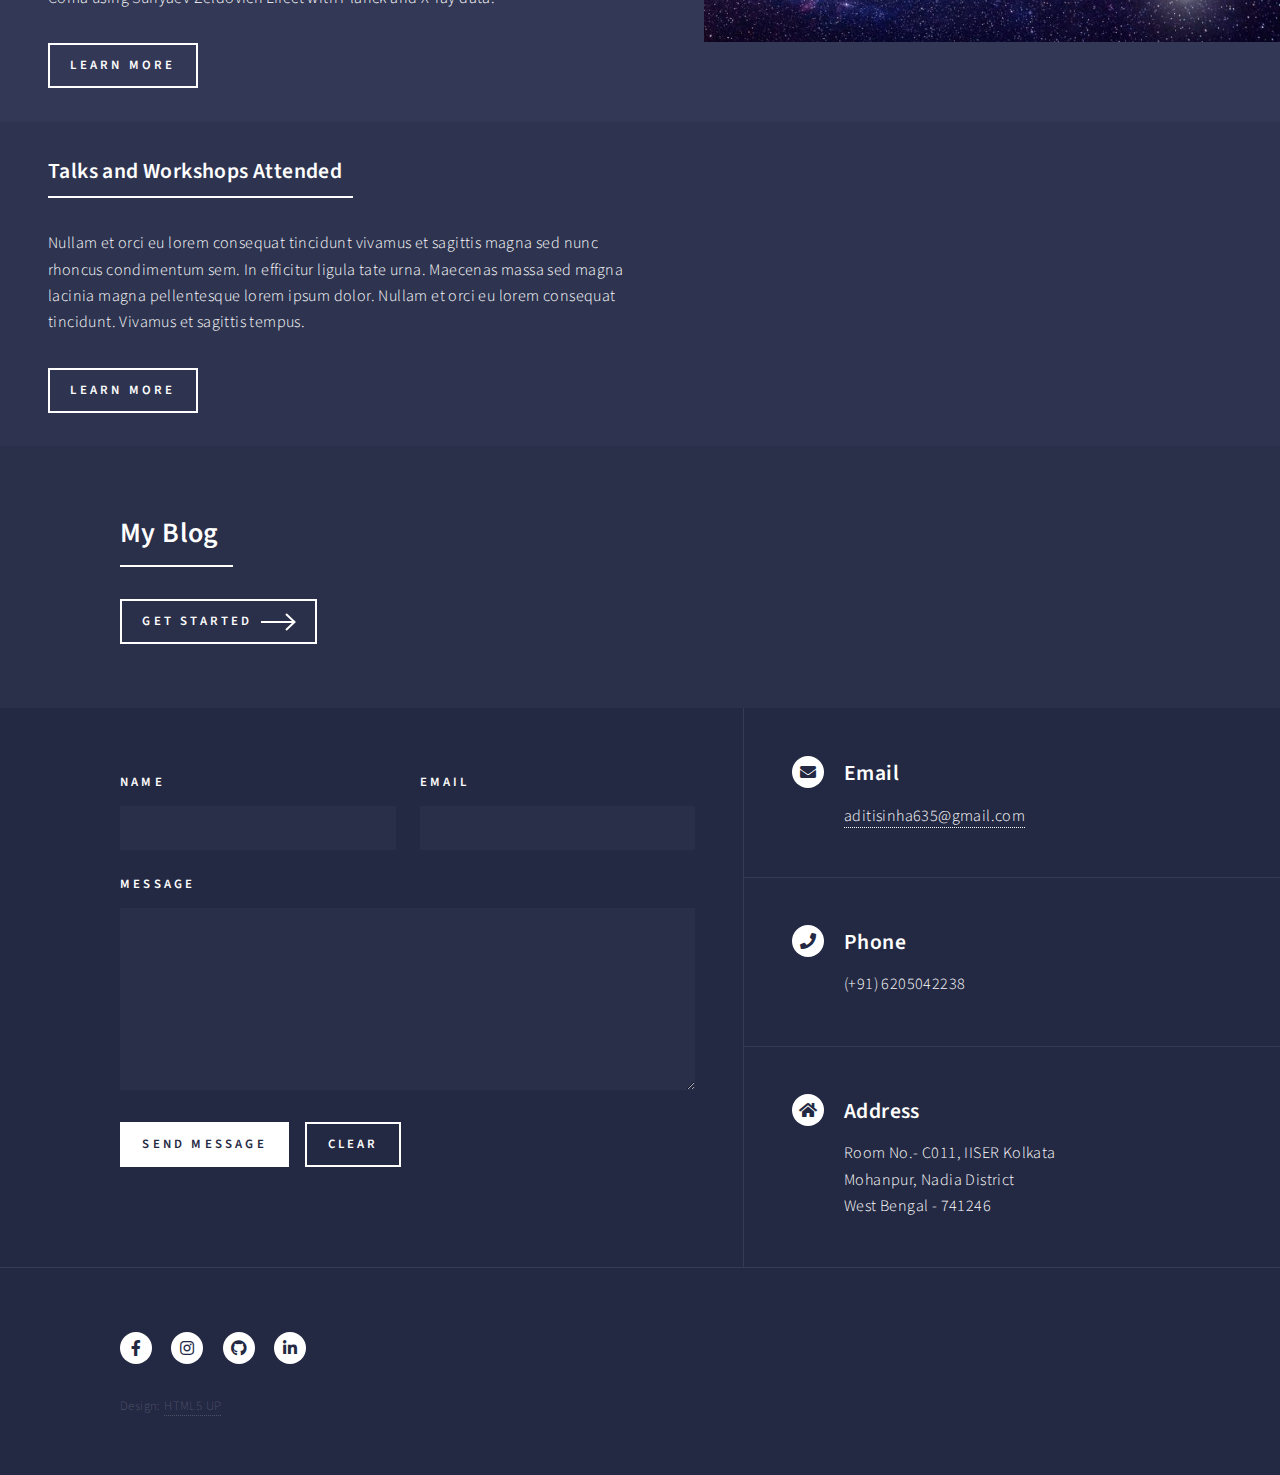
<file: personal website/landing.html>
<!DOCTYPE HTML>
<!--
	Forty by HTML5 UP
	html5up.net | @ajlkn
	Free for personal and commercial use under the CCA 3.0 license (html5up.net/license)
-->
<html translate="no">
	<head>
		<title>Personal website</title>
		<meta charset="utf-8" />
		<meta name="viewport" content="width=device-width, initial-scale=1, user-scalable=no" />
		<link rel="stylesheet" href="assets/css/main.css" />
		
		<noscript><link rel="stylesheet" href="assets/css/noscript.css" /></noscript>
	</head>
	<body class="is-preload">

		<!-- Wrapper -->
			<div id="wrapper">

				<!-- Header -->
				<!-- Note: The "styleN" class below should match that of the banner element. -->
					<header id="header" class="alt style2">
						<a href="index.html" class="logo"><strong>Personal</strong> <span>Website</span></a>
						<nav>
							<a href="#menu">Menu</a>
						</nav>
					</header>

				<!-- Menu -->
					<nav id="menu">
						<ul class="links">
							<li><a href="index.html">Home</a></li>
							<li><a href="landing.html">Landing</a></li>
							<li><a href="generic.html">Generic</a></li>
							<li><a href="elements.html">Elements</a></li>
						</ul>
						<ul class="actions stacked">
							<li><a href="#" class="button primary fit">Get Started</a></li>
							<li><a href="#" class="button fit">Log In</a></li>
						</ul>
					</nav>

				<!-- Banner -->
				<!-- Note: The "styleN" class below should match that of the header element. -->
					<section id="banner" class="style2">
						<div class="inner">
							<span class="image">
								<img src="images/pic07.jpg" alt="" />
							</span>
							<header class="major">
								<h1>ABOUT ME</h1>
							</header>
							<div class="content">
								<p>I am a 4th year student at IISER KOLKATA, pursuing BS-MS integrated degree in physics</p>
							</div>
						</div>
					</section>

				<!-- Main -->
					<div id="main">

						<!-- One -->
							<section id="one">
								<div class="inner">
									<header class="major">
										<h2>Research Interests</h2>
									</header>
									<p>My Current research Interests include investigation of Galaxy evolution, The Intra-Cluster Medium between Galaxy Clusters, Space Plasma and related areas in Astrophysics. </br>
									In the coming years, I would like to dive deeper into understanding the various aspects of galaxies, for example- I find Active Galactic Nuclei to be quite intriguing and would like to study it.
								Ofcourse mapping the cosmic Microwave Background Radiation in the upcoming years with better instruments to understand cosmology and astrophysics is also something I would liek to do.</p>
								</div>
							</section>

						<!-- Two -->
							<section id="two" class="spotlights">
								<section>
									<a href="generic.html" class="image">
										<img src="images/education.jpeg" alt="" data-position="center center" />
									</a>
									<div class="content">
										<div class="inner">
											<header class="major">
												<h3>EDUCATION</h3>
											</header>
											<p>I am currently enrolled in the integrated BS-MS program at Indian Institute of Science Education and Research, Kolkata. I am majoring in physical sciences while also crediting courses in Computer Sciences in order to acquire skills for my research. Due to the interdisciplinary nature of the program, I have also been able to credit courses in Mathematics, Chemistry and Earth Sciences <br></br>
											I completed my Primary and Secondary Education from Jamshedpur Public School, Jamshedpur(India). My core subjects during my Secondary Education were English, Mathematics, Physics, Chemistry and Computer Science.</p>
												
												<ul class="actions">
													<li><a href="generic.html" class="button next">Get Started</a></li>
												</ul>
								
											</p>
										</div>
									</div>
								</section>
								<section>
									<a href="generic.html" class="image">
										<img src="images/galaxy.jpg" alt="" data-position="top center" />
									</a>
									<div class="content">
										<div class="inner">
											<header class="major">
												<h3>Work Experience</h3>
											</header>
											<p>During the previous three years, I have tried to acquire laboratory, compuatational and Theoretical Knowledge through Internships, Summer Schools and Reading Projects with different professors.<br></br>
											My current Research Project with Dr. Tulasi Nandan Parasar and Dr. Yvette Perrott involves investigating density and pressure perturbations in Intra-Cluster Medium in Coma using Sunyaev Zeldovich Effect with Planck and X-ray data.</p>
											<ul class="actions">
												<li><a href="generic.html" class="button">Learn more</a></li>
											</ul>
										</div>
									</div>
								</section>
								<section>
									<div class="content">
										<div class="inner">
											<header class="major">
												<h3>Talks and Workshops Attended</h3>
											</header>
											<p>Nullam et orci eu lorem consequat tincidunt vivamus et sagittis magna sed nunc rhoncus condimentum sem. In efficitur ligula tate urna. Maecenas massa sed magna lacinia magna pellentesque lorem ipsum dolor. Nullam et orci eu lorem consequat tincidunt. Vivamus et sagittis tempus.</p>
											<ul class="actions">
												<li><a href="generic.html" class="button">Learn more</a></li>
											</ul>
										</div>
									</div>
								</section>
							</section>

						<!-- Three -->
							<section id="three">
								<div class="inner">
									<header class="major">
										<h2>My Blog</h2>
									</header>
									<p></p>
									<ul class="actions">
										<li><a href="generic.html" class="button next">Get Started</a></li>
									</ul>
								</div>
							</section>

					</div>

				<!-- Contact -->
					<section id="contact">
						<div class="inner">
							<section>
								<form method="post" action="#">
									<div class="fields">
										<div class="field half">
											<label for="name">Name</label>
											<input type="text" name="name" id="name" />
										</div>
										<div class="field half">
											<label for="email">Email</label>
											<input type="text" name="email" id="email" />
										</div>
										<div class="field">
											<label for="message">Message</label>
											<textarea name="message" id="message" rows="6"></textarea>
										</div>
									</div>
									<ul class="actions">
										<li><input type="submit" value="Send Message" class="primary" /></li>
										<li><input type="reset" value="Clear" /></li>
									</ul>
								</form>
							</section>
							<section class="split">
								<section>
									<div class="contact-method">
										<span class="icon solid alt fa-envelope"></span>
										<h3>Email</h3>
										<a href="#">aditisinha635@gmail.com</a>
									</div>
								</section>
								<section>
									<div class="contact-method">
										<span class="icon solid alt fa-phone"></span>
										<h3>Phone</h3>
										<span>(+91) 6205042238</span>
									</div>
								</section>
								<section>
									<div class="contact-method">
										<span class="icon solid alt fa-home"></span>
										<h3>Address</h3>
										<span>Room No.- C011, IISER Kolkata<br />
										Mohanpur, Nadia District<br />
										West Bengal - 741246</span>
									</div>
								</section>
							</section>
						</div>
					</section>

				<!-- Footer -->
				<!-- Footer -->
				<footer id="footer">
					<div class="inner">
						<ul class="icons">
							<li><a href="https://www.facebook.com/aditi.sinha.71653318/" class="icon brands alt fa-facebook-f"><span class="label">Facebook</span></a></li>
							<li><a href="https://www.instagram.com/peanut._09/" class="icon brands alt fa-instagram"><span class="label">Instagram</span></a></li>
							<li><a href="https://github.com/aditi0009" class="icon brands alt fa-github"><span class="label">GitHub</span></a></li>
							<li><a href="https://www.linkedin.com/in/aditi-sinha-319605188/" class="icon brands alt fa-linkedin-in"><span class="label">LinkedIn</span></a></li>
						</ul>
						<ul class="copyright">
							<li>Design: <a href="https://html5up.net">HTML5 UP</a></li>
						</ul>
					</div>
				</footer>
			</div>

		<!-- Scripts -->
			<script src="assets/js/jquery.min.js"></script>
			<script src="assets/js/jquery.scrolly.min.js"></script>
			<script src="assets/js/jquery.scrollex.min.js"></script>
			<script src="assets/js/browser.min.js"></script>
			<script src="assets/js/breakpoints.min.js"></script>
			<script src="assets/js/util.js"></script>
			<script src="assets/js/main.js"></script>

	</body>
</html>
</file>
<file: personal website/assets/css/noscript.css>
/*
	Forty by HTML5 UP
	html5up.net | @ajlkn
	Free for personal and commercial use under the CCA 3.0 license (html5up.net/license)
*/

/* Banner */

	body.is-preload #banner:after {
		opacity: 0.85;
	}

	body.is-preload #banner > .inner {
		-moz-filter: none;
		-webkit-filter: none;
		-ms-filter: none;
		filter: none;
		-moz-transform: none;
		-webkit-transform: none;
		-ms-transform: none;
		transform: none;
		opacity: 1;
	}
</file>
<file: personal website/assets/css/main.css>
@import url(fontawesome-all.min.css);
@import url("https://fonts.googleapis.com/css?family=Source+Sans+Pro:300,300italic,600,600italic");

/*
	Forty by HTML5 UP
	html5up.net | @ajlkn
	Free for personal and commercial use under the CCA 3.0 license (html5up.net/license)
*/

html, body, div, span, applet, object,
iframe, h1, h2, h3, h4, h5, h6, p, blockquote,
pre, a, abbr, acronym, address, big, cite,
code, del, dfn, em, img, ins, kbd, q, s, samp,
small, strike, strong, sub, sup, tt, var, b,
u, i, center, dl, dt, dd, ol, ul, li, fieldset,
form, label, legend, table, caption, tbody,
tfoot, thead, tr, th, td, article, aside,
canvas, details, embed, figure, figcaption,
footer, header, hgroup, menu, nav, output, ruby,
section, summary, time, mark, audio, video {
	margin: 0;
	padding: 0;
	border: 0;
	font-size: 100%;
	font: inherit;
	vertical-align: baseline;}

article, aside, details, figcaption, figure,
footer, header, hgroup, menu, nav, section {
	display: block;}

body {
	line-height: 1;
}

ol, ul {
	list-style: none;
}

blockquote, q {
	quotes: none;
}

	blockquote:before, blockquote:after, q:before, q:after {
		content: '';
		content: none;
	}

table {
	border-collapse: collapse;
	border-spacing: 0;
}

body {
	-webkit-text-size-adjust: none;
}

mark {
	background-color: transparent;
	color: inherit;
}

input::-moz-focus-inner {
	border: 0;
	padding: 0;
}

input, select, textarea {
	-moz-appearance: none;
	-webkit-appearance: none;
	-ms-appearance: none;
	appearance: none;
}

/* Basic */

	@-ms-viewport {
		width: device-width;
	}

	body {
		-ms-overflow-style: scrollbar;
	}

	@media screen and (max-width: 480px) {

		html, body {
			min-width: 320px;
		}

	}

	html {
		box-sizing: border-box;
	}

	*, *:before, *:after {
		box-sizing: inherit;
	}

	body {
		background: #242943;
	}

		body.is-preload *, body.is-preload *:before, body.is-preload *:after {
			-moz-animation: none !important;
			-webkit-animation: none !important;
			-ms-animation: none !important;
			animation: none !important;
			-moz-transition: none !important;
			-webkit-transition: none !important;
			-ms-transition: none !important;
			transition: none !important;
		}

/* Type */

	body, input, select, textarea {
		color: #ffffff;
		font-family: "Source Sans Pro", Helvetica, sans-serif;
		font-size: 17pt;
		font-weight: 300;
		letter-spacing: 0.025em;
		line-height: 1.65;
	}

		@media screen and (max-width: 1680px) {

			body, input, select, textarea {
				font-size: 14pt;
			}

		}

		@media screen and (max-width: 1280px) {

			body, input, select, textarea {
				font-size: 12pt;
			}

		}

		@media screen and (max-width: 360px) {

			body, input, select, textarea {
				font-size: 11pt;
			}

		}

	a {
		-moz-transition: color 0.2s ease-in-out, border-bottom-color 0.2s ease-in-out;
		-webkit-transition: color 0.2s ease-in-out, border-bottom-color 0.2s ease-in-out;
		-ms-transition: color 0.2s ease-in-out, border-bottom-color 0.2s ease-in-out;
		transition: color 0.2s ease-in-out, border-bottom-color 0.2s ease-in-out;
		border-bottom: dotted 1px;
		color: inherit;
		text-decoration: none;
	}

		a:hover {
			border-bottom-color: transparent;
			color: #9bf1ff !important;
		}

		a:active {
			color: #53e3fb !important;
		}

	strong, b {
		color: #ffffff;
		font-weight: 600;
	}

	em, i {
		font-style: italic;
	}

	p {
		margin: 0 0 2em 0;
	}

	h1, h2, h3, h4, h5, h6 {
		color: #ffffff;
		font-weight: 600;
		line-height: 1.65;
		margin: 0 0 1em 0;
	}

		h1 a, h2 a, h3 a, h4 a, h5 a, h6 a {
			color: inherit;
			border-bottom: 0;
		}

	h1 {
		font-size: 2.5em;
	}

	h2 {
		font-size: 1.75em;
	}

	h3 {
		font-size: 1.35em;
	}

	h4 {
		font-size: 1.1em;
	}

	h5 {
		font-size: 0.9em;
	}

	h6 {
		font-size: 0.7em;
	}

	@media screen and (max-width: 736px) {

		h1 {
			font-size: 2em;
		}

		h2 {
			font-size: 1.5em;
		}

		h3 {
			font-size: 1.25em;
		}

	}

	sub {
		font-size: 0.8em;
		position: relative;
		top: 0.5em;
	}

	sup {
		font-size: 0.8em;
		position: relative;
		top: -0.5em;
	}

	blockquote {
		border-left: solid 4px rgba(212, 212, 255, 0.1);
		font-style: italic;
		margin: 0 0 2em 0;
		padding: 0.5em 0 0.5em 2em;
	}

	code {
		background: rgba(212, 212, 255, 0.035);
		font-family: "Courier New", monospace;
		font-size: 0.9em;
		margin: 0 0.25em;
		padding: 0.25em 0.65em;
	}

	pre {
		-webkit-overflow-scrolling: touch;
		font-family: "Courier New", monospace;
		font-size: 0.9em;
		margin: 0 0 2em 0;
	}

		pre code {
			display: block;
			line-height: 1.75;
			padding: 1em 1.5em;
			overflow-x: auto;
		}

	hr {
		border: 0;
		border-bottom: solid 1px rgba(212, 212, 255, 0.1);
		margin: 2em 0;
	}

		hr.major {
			margin: 3em 0;
		}

	.align-left {
		text-align: left;
	}

	.align-center {
		text-align: center;
	}

	.align-right {
		text-align: right;
	}

/* Row */

	.row {
		display: flex;
		flex-wrap: wrap;
		box-sizing: border-box;
		align-items: stretch;
	}

		.row > * {
			box-sizing: border-box;
		}

		.row.gtr-uniform > * > :last-child {
			margin-bottom: 0;
		}

		.row.aln-left {
			justify-content: flex-start;
		}

		.row.aln-center {
			justify-content: center;
		}

		.row.aln-right {
			justify-content: flex-end;
		}

		.row.aln-top {
			align-items: flex-start;
		}

		.row.aln-middle {
			align-items: center;
		}

		.row.aln-bottom {
			align-items: flex-end;
		}

		.row > .imp {
			order: -1;
		}

		.row > .col-1 {
			width: 8.33333%;
		}

		.row > .off-1 {
			margin-left: 8.33333%;
		}

		.row > .col-2 {
			width: 16.66667%;
		}

		.row > .off-2 {
			margin-left: 16.66667%;
		}

		.row > .col-3 {
			width: 25%;
		}

		.row > .off-3 {
			margin-left: 25%;
		}

		.row > .col-4 {
			width: 33.33333%;
		}

		.row > .off-4 {
			margin-left: 33.33333%;
		}

		.row > .col-5 {
			width: 41.66667%;
		}

		.row > .off-5 {
			margin-left: 41.66667%;
		}

		.row > .col-6 {
			width: 50%;
		}

		.row > .off-6 {
			margin-left: 50%;
		}

		.row > .col-7 {
			width: 58.33333%;
		}

		.row > .off-7 {
			margin-left: 58.33333%;
		}

		.row > .col-8 {
			width: 66.66667%;
		}

		.row > .off-8 {
			margin-left: 66.66667%;
		}

		.row > .col-9 {
			width: 75%;
		}

		.row > .off-9 {
			margin-left: 75%;
		}

		.row > .col-10 {
			width: 83.33333%;
		}

		.row > .off-10 {
			margin-left: 83.33333%;
		}

		.row > .col-11 {
			width: 91.66667%;
		}

		.row > .off-11 {
			margin-left: 91.66667%;
		}

		.row > .col-12 {
			width: 100%;
		}

		.row > .off-12 {
			margin-left: 100%;
		}

		.row.gtr-0 {
			margin-top: 0;
			margin-left: 0em;
		}

			.row.gtr-0 > * {
				padding: 0 0 0 0em;
			}

			.row.gtr-0.gtr-uniform {
				margin-top: 0em;
			}

				.row.gtr-0.gtr-uniform > * {
					padding-top: 0em;
				}

		.row.gtr-25 {
			margin-top: 0;
			margin-left: -0.5em;
		}

			.row.gtr-25 > * {
				padding: 0 0 0 0.5em;
			}

			.row.gtr-25.gtr-uniform {
				margin-top: -0.5em;
			}

				.row.gtr-25.gtr-uniform > * {
					padding-top: 0.5em;
				}

		.row.gtr-50 {
			margin-top: 0;
			margin-left: -1em;
		}

			.row.gtr-50 > * {
				padding: 0 0 0 1em;
			}

			.row.gtr-50.gtr-uniform {
				margin-top: -1em;
			}

				.row.gtr-50.gtr-uniform > * {
					padding-top: 1em;
				}

		.row {
			margin-top: 0;
			margin-left: -2em;
		}

			.row > * {
				padding: 0 0 0 2em;
			}

			.row.gtr-uniform {
				margin-top: -2em;
			}

				.row.gtr-uniform > * {
					padding-top: 2em;
				}

		.row.gtr-150 {
			margin-top: 0;
			margin-left: -3em;
		}

			.row.gtr-150 > * {
				padding: 0 0 0 3em;
			}

			.row.gtr-150.gtr-uniform {
				margin-top: -3em;
			}

				.row.gtr-150.gtr-uniform > * {
					padding-top: 3em;
				}

		.row.gtr-200 {
			margin-top: 0;
			margin-left: -4em;
		}

			.row.gtr-200 > * {
				padding: 0 0 0 4em;
			}

			.row.gtr-200.gtr-uniform {
				margin-top: -4em;
			}

				.row.gtr-200.gtr-uniform > * {
					padding-top: 4em;
				}

		@media screen and (max-width: 1680px) {

			.row {
				display: flex;
				flex-wrap: wrap;
				box-sizing: border-box;
				align-items: stretch;
			}

				.row > * {
					box-sizing: border-box;
				}

				.row.gtr-uniform > * > :last-child {
					margin-bottom: 0;
				}

				.row.aln-left {
					justify-content: flex-start;
				}

				.row.aln-center {
					justify-content: center;
				}

				.row.aln-right {
					justify-content: flex-end;
				}

				.row.aln-top {
					align-items: flex-start;
				}

				.row.aln-middle {
					align-items: center;
				}

				.row.aln-bottom {
					align-items: flex-end;
				}

				.row > .imp-xlarge {
					order: -1;
				}

				.row > .col-1-xlarge {
					width: 8.33333%;
				}

				.row > .off-1-xlarge {
					margin-left: 8.33333%;
				}

				.row > .col-2-xlarge {
					width: 16.66667%;
				}

				.row > .off-2-xlarge {
					margin-left: 16.66667%;
				}

				.row > .col-3-xlarge {
					width: 25%;
				}

				.row > .off-3-xlarge {
					margin-left: 25%;
				}

				.row > .col-4-xlarge {
					width: 33.33333%;
				}

				.row > .off-4-xlarge {
					margin-left: 33.33333%;
				}

				.row > .col-5-xlarge {
					width: 41.66667%;
				}

				.row > .off-5-xlarge {
					margin-left: 41.66667%;
				}

				.row > .col-6-xlarge {
					width: 50%;
				}

				.row > .off-6-xlarge {
					margin-left: 50%;
				}

				.row > .col-7-xlarge {
					width: 58.33333%;
				}

				.row > .off-7-xlarge {
					margin-left: 58.33333%;
				}

				.row > .col-8-xlarge {
					width: 66.66667%;
				}

				.row > .off-8-xlarge {
					margin-left: 66.66667%;
				}

				.row > .col-9-xlarge {
					width: 75%;
				}

				.row > .off-9-xlarge {
					margin-left: 75%;
				}

				.row > .col-10-xlarge {
					width: 83.33333%;
				}

				.row > .off-10-xlarge {
					margin-left: 83.33333%;
				}

				.row > .col-11-xlarge {
					width: 91.66667%;
				}

				.row > .off-11-xlarge {
					margin-left: 91.66667%;
				}

				.row > .col-12-xlarge {
					width: 100%;
				}

				.row > .off-12-xlarge {
					margin-left: 100%;
				}

				.row.gtr-0 {
					margin-top: 0;
					margin-left: 0em;
				}

					.row.gtr-0 > * {
						padding: 0 0 0 0em;
					}

					.row.gtr-0.gtr-uniform {
						margin-top: 0em;
					}

						.row.gtr-0.gtr-uniform > * {
							padding-top: 0em;
						}

				.row.gtr-25 {
					margin-top: 0;
					margin-left: -0.5em;
				}

					.row.gtr-25 > * {
						padding: 0 0 0 0.5em;
					}

					.row.gtr-25.gtr-uniform {
						margin-top: -0.5em;
					}

						.row.gtr-25.gtr-uniform > * {
							padding-top: 0.5em;
						}

				.row.gtr-50 {
					margin-top: 0;
					margin-left: -1em;
				}

					.row.gtr-50 > * {
						padding: 0 0 0 1em;
					}

					.row.gtr-50.gtr-uniform {
						margin-top: -1em;
					}

						.row.gtr-50.gtr-uniform > * {
							padding-top: 1em;
						}

				.row {
					margin-top: 0;
					margin-left: -2em;
				}

					.row > * {
						padding: 0 0 0 2em;
					}

					.row.gtr-uniform {
						margin-top: -2em;
					}

						.row.gtr-uniform > * {
							padding-top: 2em;
						}

				.row.gtr-150 {
					margin-top: 0;
					margin-left: -3em;
				}

					.row.gtr-150 > * {
						padding: 0 0 0 3em;
					}

					.row.gtr-150.gtr-uniform {
						margin-top: -3em;
					}

						.row.gtr-150.gtr-uniform > * {
							padding-top: 3em;
						}

				.row.gtr-200 {
					margin-top: 0;
					margin-left: -4em;
				}

					.row.gtr-200 > * {
						padding: 0 0 0 4em;
					}

					.row.gtr-200.gtr-uniform {
						margin-top: -4em;
					}

						.row.gtr-200.gtr-uniform > * {
							padding-top: 4em;
						}

		}

		@media screen and (max-width: 1280px) {

			.row {
				display: flex;
				flex-wrap: wrap;
				box-sizing: border-box;
				align-items: stretch;
			}

				.row > * {
					box-sizing: border-box;
				}

				.row.gtr-uniform > * > :last-child {
					margin-bottom: 0;
				}

				.row.aln-left {
					justify-content: flex-start;
				}

				.row.aln-center {
					justify-content: center;
				}

				.row.aln-right {
					justify-content: flex-end;
				}

				.row.aln-top {
					align-items: flex-start;
				}

				.row.aln-middle {
					align-items: center;
				}

				.row.aln-bottom {
					align-items: flex-end;
				}

				.row > .imp-large {
					order: -1;
				}

				.row > .col-1-large {
					width: 8.33333%;
				}

				.row > .off-1-large {
					margin-left: 8.33333%;
				}

				.row > .col-2-large {
					width: 16.66667%;
				}

				.row > .off-2-large {
					margin-left: 16.66667%;
				}

				.row > .col-3-large {
					width: 25%;
				}

				.row > .off-3-large {
					margin-left: 25%;
				}

				.row > .col-4-large {
					width: 33.33333%;
				}

				.row > .off-4-large {
					margin-left: 33.33333%;
				}

				.row > .col-5-large {
					width: 41.66667%;
				}

				.row > .off-5-large {
					margin-left: 41.66667%;
				}

				.row > .col-6-large {
					width: 50%;
				}

				.row > .off-6-large {
					margin-left: 50%;
				}

				.row > .col-7-large {
					width: 58.33333%;
				}

				.row > .off-7-large {
					margin-left: 58.33333%;
				}

				.row > .col-8-large {
					width: 66.66667%;
				}

				.row > .off-8-large {
					margin-left: 66.66667%;
				}

				.row > .col-9-large {
					width: 75%;
				}

				.row > .off-9-large {
					margin-left: 75%;
				}

				.row > .col-10-large {
					width: 83.33333%;
				}

				.row > .off-10-large {
					margin-left: 83.33333%;
				}

				.row > .col-11-large {
					width: 91.66667%;
				}

				.row > .off-11-large {
					margin-left: 91.66667%;
				}

				.row > .col-12-large {
					width: 100%;
				}

				.row > .off-12-large {
					margin-left: 100%;
				}

				.row.gtr-0 {
					margin-top: 0;
					margin-left: 0em;
				}

					.row.gtr-0 > * {
						padding: 0 0 0 0em;
					}

					.row.gtr-0.gtr-uniform {
						margin-top: 0em;
					}

						.row.gtr-0.gtr-uniform > * {
							padding-top: 0em;
						}

				.row.gtr-25 {
					margin-top: 0;
					margin-left: -0.375em;
				}

					.row.gtr-25 > * {
						padding: 0 0 0 0.375em;
					}

					.row.gtr-25.gtr-uniform {
						margin-top: -0.375em;
					}

						.row.gtr-25.gtr-uniform > * {
							padding-top: 0.375em;
						}

				.row.gtr-50 {
					margin-top: 0;
					margin-left: -0.75em;
				}

					.row.gtr-50 > * {
						padding: 0 0 0 0.75em;
					}

					.row.gtr-50.gtr-uniform {
						margin-top: -0.75em;
					}

						.row.gtr-50.gtr-uniform > * {
							padding-top: 0.75em;
						}

				.row {
					margin-top: 0;
					margin-left: -1.5em;
				}

					.row > * {
						padding: 0 0 0 1.5em;
					}

					.row.gtr-uniform {
						margin-top: -1.5em;
					}

						.row.gtr-uniform > * {
							padding-top: 1.5em;
						}

				.row.gtr-150 {
					margin-top: 0;
					margin-left: -2.25em;
				}

					.row.gtr-150 > * {
						padding: 0 0 0 2.25em;
					}

					.row.gtr-150.gtr-uniform {
						margin-top: -2.25em;
					}

						.row.gtr-150.gtr-uniform > * {
							padding-top: 2.25em;
						}

				.row.gtr-200 {
					margin-top: 0;
					margin-left: -3em;
				}

					.row.gtr-200 > * {
						padding: 0 0 0 3em;
					}

					.row.gtr-200.gtr-uniform {
						margin-top: -3em;
					}

						.row.gtr-200.gtr-uniform > * {
							padding-top: 3em;
						}

		}

		@media screen and (max-width: 980px) {

			.row {
				display: flex;
				flex-wrap: wrap;
				box-sizing: border-box;
				align-items: stretch;
			}

				.row > * {
					box-sizing: border-box;
				}

				.row.gtr-uniform > * > :last-child {
					margin-bottom: 0;
				}

				.row.aln-left {
					justify-content: flex-start;
				}

				.row.aln-center {
					justify-content: center;
				}

				.row.aln-right {
					justify-content: flex-end;
				}

				.row.aln-top {
					align-items: flex-start;
				}

				.row.aln-middle {
					align-items: center;
				}

				.row.aln-bottom {
					align-items: flex-end;
				}

				.row > .imp-medium {
					order: -1;
				}

				.row > .col-1-medium {
					width: 8.33333%;
				}

				.row > .off-1-medium {
					margin-left: 8.33333%;
				}

				.row > .col-2-medium {
					width: 16.66667%;
				}

				.row > .off-2-medium {
					margin-left: 16.66667%;
				}

				.row > .col-3-medium {
					width: 25%;
				}

				.row > .off-3-medium {
					margin-left: 25%;
				}

				.row > .col-4-medium {
					width: 33.33333%;
				}

				.row > .off-4-medium {
					margin-left: 33.33333%;
				}

				.row > .col-5-medium {
					width: 41.66667%;
				}

				.row > .off-5-medium {
					margin-left: 41.66667%;
				}

				.row > .col-6-medium {
					width: 50%;
				}

				.row > .off-6-medium {
					margin-left: 50%;
				}

				.row > .col-7-medium {
					width: 58.33333%;
				}

				.row > .off-7-medium {
					margin-left: 58.33333%;
				}

				.row > .col-8-medium {
					width: 66.66667%;
				}

				.row > .off-8-medium {
					margin-left: 66.66667%;
				}

				.row > .col-9-medium {
					width: 75%;
				}

				.row > .off-9-medium {
					margin-left: 75%;
				}

				.row > .col-10-medium {
					width: 83.33333%;
				}

				.row > .off-10-medium {
					margin-left: 83.33333%;
				}

				.row > .col-11-medium {
					width: 91.66667%;
				}

				.row > .off-11-medium {
					margin-left: 91.66667%;
				}

				.row > .col-12-medium {
					width: 100%;
				}

				.row > .off-12-medium {
					margin-left: 100%;
				}

				.row.gtr-0 {
					margin-top: 0;
					margin-left: 0em;
				}

					.row.gtr-0 > * {
						padding: 0 0 0 0em;
					}

					.row.gtr-0.gtr-uniform {
						margin-top: 0em;
					}

						.row.gtr-0.gtr-uniform > * {
							padding-top: 0em;
						}

				.row.gtr-25 {
					margin-top: 0;
					margin-left: -0.375em;
				}

					.row.gtr-25 > * {
						padding: 0 0 0 0.375em;
					}

					.row.gtr-25.gtr-uniform {
						margin-top: -0.375em;
					}

						.row.gtr-25.gtr-uniform > * {
							padding-top: 0.375em;
						}

				.row.gtr-50 {
					margin-top: 0;
					margin-left: -0.75em;
				}

					.row.gtr-50 > * {
						padding: 0 0 0 0.75em;
					}

					.row.gtr-50.gtr-uniform {
						margin-top: -0.75em;
					}

						.row.gtr-50.gtr-uniform > * {
							padding-top: 0.75em;
						}

				.row {
					margin-top: 0;
					margin-left: -1.5em;
				}

					.row > * {
						padding: 0 0 0 1.5em;
					}

					.row.gtr-uniform {
						margin-top: -1.5em;
					}

						.row.gtr-uniform > * {
							padding-top: 1.5em;
						}

				.row.gtr-150 {
					margin-top: 0;
					margin-left: -2.25em;
				}

					.row.gtr-150 > * {
						padding: 0 0 0 2.25em;
					}

					.row.gtr-150.gtr-uniform {
						margin-top: -2.25em;
					}

						.row.gtr-150.gtr-uniform > * {
							padding-top: 2.25em;
						}

				.row.gtr-200 {
					margin-top: 0;
					margin-left: -3em;
				}

					.row.gtr-200 > * {
						padding: 0 0 0 3em;
					}

					.row.gtr-200.gtr-uniform {
						margin-top: -3em;
					}

						.row.gtr-200.gtr-uniform > * {
							padding-top: 3em;
						}

		}

		@media screen and (max-width: 736px) {

			.row {
				display: flex;
				flex-wrap: wrap;
				box-sizing: border-box;
				align-items: stretch;
			}

				.row > * {
					box-sizing: border-box;
				}

				.row.gtr-uniform > * > :last-child {
					margin-bottom: 0;
				}

				.row.aln-left {
					justify-content: flex-start;
				}

				.row.aln-center {
					justify-content: center;
				}

				.row.aln-right {
					justify-content: flex-end;
				}

				.row.aln-top {
					align-items: flex-start;
				}

				.row.aln-middle {
					align-items: center;
				}

				.row.aln-bottom {
					align-items: flex-end;
				}

				.row > .imp-small {
					order: -1;
				}

				.row > .col-1-small {
					width: 8.33333%;
				}

				.row > .off-1-small {
					margin-left: 8.33333%;
				}

				.row > .col-2-small {
					width: 16.66667%;
				}

				.row > .off-2-small {
					margin-left: 16.66667%;
				}

				.row > .col-3-small {
					width: 25%;
				}

				.row > .off-3-small {
					margin-left: 25%;
				}

				.row > .col-4-small {
					width: 33.33333%;
				}

				.row > .off-4-small {
					margin-left: 33.33333%;
				}

				.row > .col-5-small {
					width: 41.66667%;
				}

				.row > .off-5-small {
					margin-left: 41.66667%;
				}

				.row > .col-6-small {
					width: 50%;
				}

				.row > .off-6-small {
					margin-left: 50%;
				}

				.row > .col-7-small {
					width: 58.33333%;
				}

				.row > .off-7-small {
					margin-left: 58.33333%;
				}

				.row > .col-8-small {
					width: 66.66667%;
				}

				.row > .off-8-small {
					margin-left: 66.66667%;
				}

				.row > .col-9-small {
					width: 75%;
				}

				.row > .off-9-small {
					margin-left: 75%;
				}

				.row > .col-10-small {
					width: 83.33333%;
				}

				.row > .off-10-small {
					margin-left: 83.33333%;
				}

				.row > .col-11-small {
					width: 91.66667%;
				}

				.row > .off-11-small {
					margin-left: 91.66667%;
				}

				.row > .col-12-small {
					width: 100%;
				}

				.row > .off-12-small {
					margin-left: 100%;
				}

				.row.gtr-0 {
					margin-top: 0;
					margin-left: 0em;
				}

					.row.gtr-0 > * {
						padding: 0 0 0 0em;
					}

					.row.gtr-0.gtr-uniform {
						margin-top: 0em;
					}

						.row.gtr-0.gtr-uniform > * {
							padding-top: 0em;
						}

				.row.gtr-25 {
					margin-top: 0;
					margin-left: -0.3125em;
				}

					.row.gtr-25 > * {
						padding: 0 0 0 0.3125em;
					}

					.row.gtr-25.gtr-uniform {
						margin-top: -0.3125em;
					}

						.row.gtr-25.gtr-uniform > * {
							padding-top: 0.3125em;
						}

				.row.gtr-50 {
					margin-top: 0;
					margin-left: -0.625em;
				}

					.row.gtr-50 > * {
						padding: 0 0 0 0.625em;
					}

					.row.gtr-50.gtr-uniform {
						margin-top: -0.625em;
					}

						.row.gtr-50.gtr-uniform > * {
							padding-top: 0.625em;
						}

				.row {
					margin-top: 0;
					margin-left: -1.25em;
				}

					.row > * {
						padding: 0 0 0 1.25em;
					}

					.row.gtr-uniform {
						margin-top: -1.25em;
					}

						.row.gtr-uniform > * {
							padding-top: 1.25em;
						}

				.row.gtr-150 {
					margin-top: 0;
					margin-left: -1.875em;
				}

					.row.gtr-150 > * {
						padding: 0 0 0 1.875em;
					}

					.row.gtr-150.gtr-uniform {
						margin-top: -1.875em;
					}

						.row.gtr-150.gtr-uniform > * {
							padding-top: 1.875em;
						}

				.row.gtr-200 {
					margin-top: 0;
					margin-left: -2.5em;
				}

					.row.gtr-200 > * {
						padding: 0 0 0 2.5em;
					}

					.row.gtr-200.gtr-uniform {
						margin-top: -2.5em;
					}

						.row.gtr-200.gtr-uniform > * {
							padding-top: 2.5em;
						}

		}

		@media screen and (max-width: 480px) {

			.row {
				display: flex;
				flex-wrap: wrap;
				box-sizing: border-box;
				align-items: stretch;
			}

				.row > * {
					box-sizing: border-box;
				}

				.row.gtr-uniform > * > :last-child {
					margin-bottom: 0;
				}

				.row.aln-left {
					justify-content: flex-start;
				}

				.row.aln-center {
					justify-content: center;
				}

				.row.aln-right {
					justify-content: flex-end;
				}

				.row.aln-top {
					align-items: flex-start;
				}

				.row.aln-middle {
					align-items: center;
				}

				.row.aln-bottom {
					align-items: flex-end;
				}

				.row > .imp-xsmall {
					order: -1;
				}

				.row > .col-1-xsmall {
					width: 8.33333%;
				}

				.row > .off-1-xsmall {
					margin-left: 8.33333%;
				}

				.row > .col-2-xsmall {
					width: 16.66667%;
				}

				.row > .off-2-xsmall {
					margin-left: 16.66667%;
				}

				.row > .col-3-xsmall {
					width: 25%;
				}

				.row > .off-3-xsmall {
					margin-left: 25%;
				}

				.row > .col-4-xsmall {
					width: 33.33333%;
				}

				.row > .off-4-xsmall {
					margin-left: 33.33333%;
				}

				.row > .col-5-xsmall {
					width: 41.66667%;
				}

				.row > .off-5-xsmall {
					margin-left: 41.66667%;
				}

				.row > .col-6-xsmall {
					width: 50%;
				}

				.row > .off-6-xsmall {
					margin-left: 50%;
				}

				.row > .col-7-xsmall {
					width: 58.33333%;
				}

				.row > .off-7-xsmall {
					margin-left: 58.33333%;
				}

				.row > .col-8-xsmall {
					width: 66.66667%;
				}

				.row > .off-8-xsmall {
					margin-left: 66.66667%;
				}

				.row > .col-9-xsmall {
					width: 75%;
				}

				.row > .off-9-xsmall {
					margin-left: 75%;
				}

				.row > .col-10-xsmall {
					width: 83.33333%;
				}

				.row > .off-10-xsmall {
					margin-left: 83.33333%;
				}

				.row > .col-11-xsmall {
					width: 91.66667%;
				}

				.row > .off-11-xsmall {
					margin-left: 91.66667%;
				}

				.row > .col-12-xsmall {
					width: 100%;
				}

				.row > .off-12-xsmall {
					margin-left: 100%;
				}

				.row.gtr-0 {
					margin-top: 0;
					margin-left: 0em;
				}

					.row.gtr-0 > * {
						padding: 0 0 0 0em;
					}

					.row.gtr-0.gtr-uniform {
						margin-top: 0em;
					}

						.row.gtr-0.gtr-uniform > * {
							padding-top: 0em;
						}

				.row.gtr-25 {
					margin-top: 0;
					margin-left: -0.3125em;
				}

					.row.gtr-25 > * {
						padding: 0 0 0 0.3125em;
					}

					.row.gtr-25.gtr-uniform {
						margin-top: -0.3125em;
					}

						.row.gtr-25.gtr-uniform > * {
							padding-top: 0.3125em;
						}

				.row.gtr-50 {
					margin-top: 0;
					margin-left: -0.625em;
				}

					.row.gtr-50 > * {
						padding: 0 0 0 0.625em;
					}

					.row.gtr-50.gtr-uniform {
						margin-top: -0.625em;
					}

						.row.gtr-50.gtr-uniform > * {
							padding-top: 0.625em;
						}

				.row {
					margin-top: 0;
					margin-left: -1.25em;
				}

					.row > * {
						padding: 0 0 0 1.25em;
					}

					.row.gtr-uniform {
						margin-top: -1.25em;
					}

						.row.gtr-uniform > * {
							padding-top: 1.25em;
						}

				.row.gtr-150 {
					margin-top: 0;
					margin-left: -1.875em;
				}

					.row.gtr-150 > * {
						padding: 0 0 0 1.875em;
					}

					.row.gtr-150.gtr-uniform {
						margin-top: -1.875em;
					}

						.row.gtr-150.gtr-uniform > * {
							padding-top: 1.875em;
						}

				.row.gtr-200 {
					margin-top: 0;
					margin-left: -2.5em;
				}

					.row.gtr-200 > * {
						padding: 0 0 0 2.5em;
					}

					.row.gtr-200.gtr-uniform {
						margin-top: -2.5em;
					}

						.row.gtr-200.gtr-uniform > * {
							padding-top: 2.5em;
						}

		}

/* Section/Article */

	section.special, article.special {
		text-align: center;
	}

	header.major {
		width: -moz-max-content;
		width: -webkit-max-content;
		width: -ms-max-content;
		width: max-content;
		margin-bottom: 2em;
	}

		header.major > :first-child {
			margin-bottom: 0;
			width: calc(100% + 0.5em);
		}

			header.major > :first-child:after {
				content: '';
				background-color: #ffffff;
				display: block;
				height: 2px;
				margin: 0.325em 0 0.5em 0;
				width: 100%;
			}

		header.major > p {
			font-size: 0.7em;
			font-weight: 600;
			letter-spacing: 0.25em;
			margin-bottom: 0;
			text-transform: uppercase;
		}

		body.is-ie header.major > :first-child:after {
			max-width: 9em;
		}

		body.is-ie header.major > h1:after {
			max-width: 100% !important;
		}

	@media screen and (max-width: 736px) {

		header.major > p br {
			display: none;
		}

	}

/* Form */

	form {
		margin: 0 0 2em 0;
	}

		form > :last-child {
			margin-bottom: 0;
		}

		form > .fields {
			display: -moz-flex;
			display: -webkit-flex;
			display: -ms-flex;
			display: flex;
			-moz-flex-wrap: wrap;
			-webkit-flex-wrap: wrap;
			-ms-flex-wrap: wrap;
			flex-wrap: wrap;
			width: calc(100% + 3em);
			margin: -1.5em 0 2em -1.5em;
		}

			form > .fields > .field {
				-moz-flex-grow: 0;
				-webkit-flex-grow: 0;
				-ms-flex-grow: 0;
				flex-grow: 0;
				-moz-flex-shrink: 0;
				-webkit-flex-shrink: 0;
				-ms-flex-shrink: 0;
				flex-shrink: 0;
				padding: 1.5em 0 0 1.5em;
				width: calc(100% - 1.5em);
			}

				form > .fields > .field.half {
					width: calc(50% - 0.75em);
				}

				form > .fields > .field.third {
					width: calc(100%/3 - 0.5em);
				}

				form > .fields > .field.quarter {
					width: calc(25% - 0.375em);
				}

		@media screen and (max-width: 480px) {

			form > .fields {
				width: calc(100% + 3em);
				margin: -1.5em 0 2em -1.5em;
			}

				form > .fields > .field {
					padding: 1.5em 0 0 1.5em;
					width: calc(100% - 1.5em);
				}

					form > .fields > .field.half {
						width: calc(100% - 1.5em);
					}

					form > .fields > .field.third {
						width: calc(100% - 1.5em);
					}

					form > .fields > .field.quarter {
						width: calc(100% - 1.5em);
					}

		}

	label {
		color: #ffffff;
		display: block;
		font-size: 0.8em;
		font-weight: 600;
		letter-spacing: 0.25em;
		margin: 0 0 1em 0;
		text-transform: uppercase;
	}

	input[type="text"],
	input[type="password"],
	input[type="email"],
	input[type="tel"],
	input[type="search"],
	input[type="url"],
	select,
	textarea {
		-moz-appearance: none;
		-webkit-appearance: none;
		-ms-appearance: none;
		appearance: none;
		background: rgba(212, 212, 255, 0.035);
		border: none;
		border-radius: 0;
		color: inherit;
		display: block;
		outline: 0;
		padding: 0 1em;
		text-decoration: none;
		width: 100%;
	}

		input[type="text"]:invalid,
		input[type="password"]:invalid,
		input[type="email"]:invalid,
		input[type="tel"]:invalid,
		input[type="search"]:invalid,
		input[type="url"]:invalid,
		select:invalid,
		textarea:invalid {
			box-shadow: none;
		}

		input[type="text"]:focus,
		input[type="password"]:focus,
		input[type="email"]:focus,
		input[type="tel"]:focus,
		input[type="search"]:focus,
		input[type="url"]:focus,
		select:focus,
		textarea:focus {
			border-color: #9bf1ff;
			box-shadow: 0 0 0 2px #9bf1ff;
		}

	select {
		background-image: url("data:image/svg+xml;charset=utf8,%3Csvg xmlns='http://www.w3.org/2000/svg' width='40' height='40' preserveAspectRatio='none' viewBox='0 0 40 40'%3E%3Cpath d='M9.4,12.3l10.4,10.4l10.4-10.4c0.2-0.2,0.5-0.4,0.9-0.4c0.3,0,0.6,0.1,0.9,0.4l3.3,3.3c0.2,0.2,0.4,0.5,0.4,0.9 c0,0.4-0.1,0.6-0.4,0.9L20.7,31.9c-0.2,0.2-0.5,0.4-0.9,0.4c-0.3,0-0.6-0.1-0.9-0.4L4.3,17.3c-0.2-0.2-0.4-0.5-0.4-0.9 c0-0.4,0.1-0.6,0.4-0.9l3.3-3.3c0.2-0.2,0.5-0.4,0.9-0.4S9.1,12.1,9.4,12.3z' fill='rgba(212, 212, 255, 0.1)' /%3E%3C/svg%3E");
		background-size: 1.25rem;
		background-repeat: no-repeat;
		background-position: calc(100% - 1rem) center;
		height: 2.75em;
		padding-right: 2.75em;
		text-overflow: ellipsis;
	}

		select option {
			color: #ffffff;
			background: #242943;
		}

		select:focus::-ms-value {
			background-color: transparent;
		}

		select::-ms-expand {
			display: none;
		}

	input[type="text"],
	input[type="password"],
	input[type="email"],
	input[type="tel"],
	input[type="search"],
	input[type="url"],
	select {
		height: 2.75em;
	}

	textarea {
		padding: 0.75em 1em;
	}

	input[type="checkbox"],
	input[type="radio"] {
		-moz-appearance: none;
		-webkit-appearance: none;
		-ms-appearance: none;
		appearance: none;
		display: block;
		float: left;
		margin-right: -2em;
		opacity: 0;
		width: 1em;
		z-index: -1;
	}

		input[type="checkbox"] + label,
		input[type="radio"] + label {
			text-decoration: none;
			color: #ffffff;
			cursor: pointer;
			display: inline-block;
			font-weight: 300;
			padding-left: 2.65em;
			padding-right: 0.75em;
			position: relative;
		}

			input[type="checkbox"] + label:before,
			input[type="radio"] + label:before {
				-moz-osx-font-smoothing: grayscale;
				-webkit-font-smoothing: antialiased;
				display: inline-block;
				font-style: normal;
				font-variant: normal;
				text-rendering: auto;
				line-height: 1;
				text-transform: none !important;
				font-family: 'Font Awesome 5 Free';
				font-weight: 900;
			}

			input[type="checkbox"] + label:before,
			input[type="radio"] + label:before {
				background: rgba(212, 212, 255, 0.035);
				content: '';
				display: inline-block;
				font-size: 0.8em;
				height: 2.0625em;
				left: 0;
				letter-spacing: 0;
				line-height: 2.0625em;
				position: absolute;
				text-align: center;
				top: 0;
				width: 2.0625em;
			}

		input[type="checkbox"]:checked + label:before,
		input[type="radio"]:checked + label:before {
			background: #ffffff;
			border-color: #9bf1ff;
			content: '\f00c';
			color: #242943;
		}

		input[type="checkbox"]:focus + label:before,
		input[type="radio"]:focus + label:before {
			box-shadow: 0 0 0 2px #9bf1ff;
		}

	input[type="radio"] + label:before {
		border-radius: 100%;
	}

	::-webkit-input-placeholder {
		color: rgba(244, 244, 255, 0.2) !important;
		opacity: 1.0;
	}

	:-moz-placeholder {
		color: rgba(244, 244, 255, 0.2) !important;
		opacity: 1.0;
	}

	::-moz-placeholder {
		color: rgba(244, 244, 255, 0.2) !important;
		opacity: 1.0;
	}

	:-ms-input-placeholder {
		color: rgba(244, 244, 255, 0.2) !important;
		opacity: 1.0;
	}

/* Box */

	.box {
		border: solid 1px rgba(212, 212, 255, 0.1);
		margin-bottom: 2em;
		padding: 1.5em;
	}

		.box > :last-child,
		.box > :last-child > :last-child,
		.box > :last-child > :last-child > :last-child {
			margin-bottom: 0;
		}

		.box.alt {
			border: 0;
			border-radius: 0;
			padding: 0;
		}

/* Icon */

	.icon {
		text-decoration: none;
		border-bottom: none;
		position: relative;
	}

		.icon:before {
			-moz-osx-font-smoothing: grayscale;
			-webkit-font-smoothing: antialiased;
			display: inline-block;
			font-style: normal;
			font-variant: normal;
			text-rendering: auto;
			line-height: 1;
			text-transform: none !important;
			font-family: 'Font Awesome 5 Free';
			font-weight: 400;
		}

		.icon > .label {
			display: none;
		}

		.icon:before {
			line-height: inherit;
		}

		.icon.solid:before {
			font-weight: 900;
		}

		.icon.brands:before {
			font-family: 'Font Awesome 5 Brands';
		}

		.icon.alt:before {
			background-color: #ffffff;
			border-radius: 100%;
			color: #242943;
			display: inline-block;
			height: 2em;
			line-height: 2em;
			text-align: center;
			width: 2em;
		}

	a.icon.alt:before {
		-moz-transition: background-color 0.2s ease-in-out;
		-webkit-transition: background-color 0.2s ease-in-out;
		-ms-transition: background-color 0.2s ease-in-out;
		transition: background-color 0.2s ease-in-out;
	}

	a.icon.alt:hover:before {
		background-color: #6fc3df;
	}

	a.icon.alt:active:before {
		background-color: #37a6cb;
	}

/* Image */

	.image {
		border: 0;
		display: inline-block;
		position: relative;
	}

		.image img {
			display: block;
		}

		.image.left, .image.right {
			max-width: 30%;
		}

			.image.left img, .image.right img {
				width: 100%;
			}

		.image.left {
			float: left;
			margin: 0 1.5em 1.25em 0;
			top: 0.25em;
		}

		.image.right {
			float: right;
			margin: 0 0 1.25em 1.5em;
			top: 0.25em;
		}

		.image.fit {
			display: block;
			margin: 0 0 2em 0;
			width: 100%;
		}

			.image.fit img {
				width: 100%;
			}

		.image.main {
			display: block;
			margin: 2.5em 0;
			width: 100%;
		}

			.image.main img {
				width: 100%;
			}

			@media screen and (max-width: 736px) {

				.image.main {
					margin: 1.5em 0;
				}

			}

/* List */

	ol {
		list-style: decimal;
		margin: 0 0 2em 0;
		padding-left: 1.25em;
	}

		ol li {
			padding-left: 0.25em;
		}

	ul {
		list-style: disc;
		margin: 0 0 2em 0;
		padding-left: 1em;
	}

		ul li {
			padding-left: 0.5em;
		}

		ul.alt {
			list-style: none;
			padding-left: 0;
		}

			ul.alt li {
				border-top: solid 1px rgba(212, 212, 255, 0.1);
				padding: 0.5em 0;
			}

				ul.alt li:first-child {
					border-top: 0;
					padding-top: 0;
				}

	dl {
		margin: 0 0 2em 0;
	}

		dl dt {
			display: block;
			font-weight: 600;
			margin: 0 0 1em 0;
		}

		dl dd {
			margin-left: 2em;
		}

/* Actions */

	ul.actions {
		display: -moz-flex;
		display: -webkit-flex;
		display: -ms-flex;
		display: flex;
		cursor: default;
		list-style: none;
		margin-left: -1em;
		padding-left: 0;
	}

		ul.actions li {
			padding: 0 0 0 1em;
			vertical-align: middle;
		}

		ul.actions.special {
			-moz-justify-content: center;
			-webkit-justify-content: center;
			-ms-justify-content: center;
			justify-content: center;
			width: 100%;
			margin-left: 0;
		}

			ul.actions.special li:first-child {
				padding-left: 0;
			}

		ul.actions.stacked {
			-moz-flex-direction: column;
			-webkit-flex-direction: column;
			-ms-flex-direction: column;
			flex-direction: column;
			margin-left: 0;
		}

			ul.actions.stacked li {
				padding: 1.3em 0 0 0;
			}

				ul.actions.stacked li:first-child {
					padding-top: 0;
				}

		ul.actions.fit {
			width: calc(100% + 1em);
		}

			ul.actions.fit li {
				-moz-flex-grow: 1;
				-webkit-flex-grow: 1;
				-ms-flex-grow: 1;
				flex-grow: 1;
				-moz-flex-shrink: 1;
				-webkit-flex-shrink: 1;
				-ms-flex-shrink: 1;
				flex-shrink: 1;
				width: 100%;
			}

				ul.actions.fit li > * {
					width: 100%;
				}

			ul.actions.fit.stacked {
				width: 100%;
			}

/* Icons */

	ul.icons {
		cursor: default;
		list-style: none;
		padding-left: 0;
	}

		ul.icons li {
			display: inline-block;
			padding: 0 1em 0 0;
		}

			ul.icons li:last-child {
				padding-right: 0;
			}

		@media screen and (max-width: 736px) {

			ul.icons li {
				padding: 0 0.75em 0 0;
			}

		}

/* Pagination */

	ul.pagination {
		cursor: default;
		list-style: none;
		padding-left: 0;
	}

		ul.pagination li {
			display: inline-block;
			padding-left: 0;
			vertical-align: middle;
		}

			ul.pagination li > .page {
				-moz-transition: background-color 0.2s ease-in-out, color 0.2s ease-in-out;
				-webkit-transition: background-color 0.2s ease-in-out, color 0.2s ease-in-out;
				-ms-transition: background-color 0.2s ease-in-out, color 0.2s ease-in-out;
				transition: background-color 0.2s ease-in-out, color 0.2s ease-in-out;
				border-bottom: 0;
				display: inline-block;
				font-size: 0.8em;
				font-weight: 600;
				height: 1.5em;
				line-height: 1.5em;
				margin: 0 0.125em;
				min-width: 1.5em;
				padding: 0 0.5em;
				text-align: center;
			}

				ul.pagination li > .page.active {
					background-color: #ffffff;
					color: #242943;
				}

					ul.pagination li > .page.active:hover {
						background-color: #9bf1ff;
						color: #242943 !important;
					}

					ul.pagination li > .page.active:active {
						background-color: #53e3fb;
					}

			ul.pagination li:first-child {
				padding-right: 0.75em;
			}

			ul.pagination li:last-child {
				padding-left: 0.75em;
			}

		@media screen and (max-width: 480px) {

			ul.pagination li:nth-child(n+2):nth-last-child(n+2) {
				display: none;
			}

			ul.pagination li:first-child {
				padding-right: 0;
			}

		}

/* Table */

	.table-wrapper {
		-webkit-overflow-scrolling: touch;
		overflow-x: auto;
	}

	table {
		margin: 0 0 2em 0;
		width: 100%;
	}

		table tbody tr {
			border: solid 1px rgba(212, 212, 255, 0.1);
			border-left: 0;
			border-right: 0;
		}

			table tbody tr:nth-child(2n + 1) {
				background-color: rgba(212, 212, 255, 0.035);
			}

		table td {
			padding: 0.75em 0.75em;
		}

		table th {
			color: #ffffff;
			font-size: 0.9em;
			font-weight: 600;
			padding: 0 0.75em 0.75em 0.75em;
			text-align: left;
		}

		table thead {
			border-bottom: solid 2px rgba(212, 212, 255, 0.1);
		}

		table tfoot {
			border-top: solid 2px rgba(212, 212, 255, 0.1);
		}

		table.alt {
			border-collapse: separate;
		}

			table.alt tbody tr td {
				border: solid 1px rgba(212, 212, 255, 0.1);
				border-left-width: 0;
				border-top-width: 0;
			}

				table.alt tbody tr td:first-child {
					border-left-width: 1px;
				}

			table.alt tbody tr:first-child td {
				border-top-width: 1px;
			}

			table.alt thead {
				border-bottom: 0;
			}

			table.alt tfoot {
				border-top: 0;
			}

/* Button */

	input[type="submit"],
	input[type="reset"],
	input[type="button"],
	button,
	.button {
		-moz-appearance: none;
		-webkit-appearance: none;
		-ms-appearance: none;
		appearance: none;
		-moz-transition: background-color 0.2s ease-in-out, box-shadow 0.2s ease-in-out, color 0.2s ease-in-out;
		-webkit-transition: background-color 0.2s ease-in-out, box-shadow 0.2s ease-in-out, color 0.2s ease-in-out;
		-ms-transition: background-color 0.2s ease-in-out, box-shadow 0.2s ease-in-out, color 0.2s ease-in-out;
		transition: background-color 0.2s ease-in-out, box-shadow 0.2s ease-in-out, color 0.2s ease-in-out;
		background-color: transparent;
		border: 0;
		border-radius: 0;
		box-shadow: inset 0 0 0 2px #ffffff;
		color: #ffffff;
		cursor: pointer;
		display: inline-block;
		font-size: 0.8em;
		font-weight: 600;
		height: 3.5em;
		letter-spacing: 0.25em;
		line-height: 3.5em;
		padding: 0 1.75em;
		text-align: center;
		text-decoration: none;
		text-transform: uppercase;
		white-space: nowrap;
	}

		input[type="submit"]:hover, input[type="submit"]:active,
		input[type="reset"]:hover,
		input[type="reset"]:active,
		input[type="button"]:hover,
		input[type="button"]:active,
		button:hover,
		button:active,
		.button:hover,
		.button:active {
			box-shadow: inset 0 0 0 2px #9bf1ff;
			color: #9bf1ff;
		}

		input[type="submit"]:active,
		input[type="reset"]:active,
		input[type="button"]:active,
		button:active,
		.button:active {
			background-color: rgba(155, 241, 255, 0.1);
			box-shadow: inset 0 0 0 2px #53e3fb;
			color: #53e3fb;
		}

		input[type="submit"].icon:before,
		input[type="reset"].icon:before,
		input[type="button"].icon:before,
		button.icon:before,
		.button.icon:before {
			margin-right: 0.5em;
		}

		input[type="submit"].fit,
		input[type="reset"].fit,
		input[type="button"].fit,
		button.fit,
		.button.fit {
			width: 100%;
		}

		input[type="submit"].small,
		input[type="reset"].small,
		input[type="button"].small,
		button.small,
		.button.small {
			font-size: 0.6em;
		}

		input[type="submit"].large,
		input[type="reset"].large,
		input[type="button"].large,
		button.large,
		.button.large {
			font-size: 1.25em;
			height: 3em;
			line-height: 3em;
		}

		input[type="submit"].next,
		input[type="reset"].next,
		input[type="button"].next,
		button.next,
		.button.next {
			padding-right: 4.5em;
			position: relative;
		}

			input[type="submit"].next:before, input[type="submit"].next:after,
			input[type="reset"].next:before,
			input[type="reset"].next:after,
			input[type="button"].next:before,
			input[type="button"].next:after,
			button.next:before,
			button.next:after,
			.button.next:before,
			.button.next:after {
				-moz-transition: opacity 0.2s ease-in-out;
				-webkit-transition: opacity 0.2s ease-in-out;
				-ms-transition: opacity 0.2s ease-in-out;
				transition: opacity 0.2s ease-in-out;
				background-position: center right;
				background-repeat: no-repeat;
				background-size: 36px 24px;
				content: '';
				display: block;
				height: 100%;
				position: absolute;
				right: 1.5em;
				top: 0;
				vertical-align: middle;
				width: 36px;
			}

			input[type="submit"].next:before,
			input[type="reset"].next:before,
			input[type="button"].next:before,
			button.next:before,
			.button.next:before {
				background-image: url("data:image/svg+xml;charset=utf8,%3Csvg xmlns='http://www.w3.org/2000/svg' xmlns:xlink='http://www.w3.org/1999/xlink' width='36px' height='24px' viewBox='0 0 36 24' zoomAndPan='disable'%3E%3Cstyle%3Eline %7B stroke: %23ffffff%3B stroke-width: 2px%3B %7D%3C/style%3E%3Cline x1='0' y1='12' x2='34' y2='12' /%3E%3Cline x1='25' y1='4' x2='34' y2='12.5' /%3E%3Cline x1='25' y1='20' x2='34' y2='11.5' /%3E%3C/svg%3E");
			}

			input[type="submit"].next:after,
			input[type="reset"].next:after,
			input[type="button"].next:after,
			button.next:after,
			.button.next:after {
				background-image: url("data:image/svg+xml;charset=utf8,%3Csvg xmlns='http://www.w3.org/2000/svg' xmlns:xlink='http://www.w3.org/1999/xlink' width='36px' height='24px' viewBox='0 0 36 24' zoomAndPan='disable'%3E%3Cstyle%3Eline %7B stroke: %239bf1ff%3B stroke-width: 2px%3B %7D%3C/style%3E%3Cline x1='0' y1='12' x2='34' y2='12' /%3E%3Cline x1='25' y1='4' x2='34' y2='12.5' /%3E%3Cline x1='25' y1='20' x2='34' y2='11.5' /%3E%3C/svg%3E");
				opacity: 0;
				z-index: 1;
			}

			input[type="submit"].next:hover:after, input[type="submit"].next:active:after,
			input[type="reset"].next:hover:after,
			input[type="reset"].next:active:after,
			input[type="button"].next:hover:after,
			input[type="button"].next:active:after,
			button.next:hover:after,
			button.next:active:after,
			.button.next:hover:after,
			.button.next:active:after {
				opacity: 1;
			}

			@media screen and (max-width: 1280px) {

				input[type="submit"].next,
				input[type="reset"].next,
				input[type="button"].next,
				button.next,
				.button.next {
					padding-right: 5em;
				}

			}

		input[type="submit"].primary,
		input[type="reset"].primary,
		input[type="button"].primary,
		button.primary,
		.button.primary {
			background-color: #ffffff;
			box-shadow: none;
			color: #242943;
		}

			input[type="submit"].primary:hover, input[type="submit"].primary:active,
			input[type="reset"].primary:hover,
			input[type="reset"].primary:active,
			input[type="button"].primary:hover,
			input[type="button"].primary:active,
			button.primary:hover,
			button.primary:active,
			.button.primary:hover,
			.button.primary:active {
				background-color: #9bf1ff;
				color: #242943 !important;
			}

			input[type="submit"].primary:active,
			input[type="reset"].primary:active,
			input[type="button"].primary:active,
			button.primary:active,
			.button.primary:active {
				background-color: #53e3fb;
			}

		input[type="submit"].disabled, input[type="submit"]:disabled,
		input[type="reset"].disabled,
		input[type="reset"]:disabled,
		input[type="button"].disabled,
		input[type="button"]:disabled,
		button.disabled,
		button:disabled,
		.button.disabled,
		.button:disabled {
			pointer-events: none;
			cursor: default;
			opacity: 0.25;
		}

/* Tiles */

	.tiles {
		display: -moz-flex;
		display: -webkit-flex;
		display: -ms-flex;
		display: flex;
		-moz-flex-wrap: wrap;
		-webkit-flex-wrap: wrap;
		-ms-flex-wrap: wrap;
		flex-wrap: wrap;
		border-top: 0 !important;
	}

		.tiles + * {
			border-top: 0 !important;
		}

		.tiles article {
			-moz-align-items: center;
			-webkit-align-items: center;
			-ms-align-items: center;
			align-items: center;
			display: -moz-flex;
			display: -webkit-flex;
			display: -ms-flex;
			display: flex;
			-moz-transition: -moz-transform 0.25s ease, opacity 0.25s ease, -moz-filter 1s ease, -webkit-filter 1s ease;
			-webkit-transition: -webkit-transform 0.25s ease, opacity 0.25s ease, -webkit-filter 1s ease, -webkit-filter 1s ease;
			-ms-transition: -ms-transform 0.25s ease, opacity 0.25s ease, -ms-filter 1s ease, -webkit-filter 1s ease;
			transition: transform 0.25s ease, opacity 0.25s ease, filter 1s ease, -webkit-filter 1s ease;
			padding: 4em 4em 2em 4em ;
			background-position: center;
			background-repeat: no-repeat;
			background-size: cover;
			cursor: default;
			height: 40vh;
			max-height: 40em;
			min-height: 23em;
			overflow: hidden;
			position: relative;
			width: 40%;
		}

			.tiles article .image {
				display: none;
			}

			.tiles article header {
				position: relative;
				z-index: 3;
			}

			.tiles article h3 {
				font-size: 1.75em;
			}

				.tiles article h3 a:hover {
					color: inherit !important;
				}

			.tiles article .link.primary {
				border: 0;
				height: 100%;
				left: 0;
				position: absolute;
				top: 0;
				width: 100%;
				z-index: 4;
			}

			.tiles article:before {
				-moz-transition: opacity 0.5s ease;
				-webkit-transition: opacity 0.5s ease;
				-ms-transition: opacity 0.5s ease;
				transition: opacity 0.5s ease;
				bottom: 0;
				content: '';
				display: block;
				height: 100%;
				left: 0;
				opacity: 0.85;
				position: absolute;
				width: 100%;
				z-index: 2;
			}

			.tiles article:after {
				background-color:transparent
				content: '';
				display: block;
				height: 100%;
				left: 0;
				position: absolute;
				top: 0;
				width: 100%;
				z-index: 1;
			}

			.tiles article:hover:before {
				opacity: 0;
			}

			.tiles article.is-transitioning {
				-moz-transform: scale(0.95);
				-webkit-transform: scale(0.95);
				-ms-transform: scale(0.95);
				transform: scale(0.95);
				-moz-filter: blur(0.5em);
				-webkit-filter: blur(0.5em);
				-ms-filter: blur(0.5em);
				filter: blur(0.5em);
				opacity: 0;
			}

			.tiles article:nth-child(4n - 1), .tiles article:nth-child(4n - 2) {
				width: 60%;
			}

			.tiles article:nth-child(6n - 5):before {
				background-color:rgba(129, 207, 224, 0.2);
			}

			.tiles article:nth-child(6n - 4):before {
				background-color: #8d82c4;
			}

			.tiles article:nth-child(6n - 3):before {
				background-color: #ec8d81;
			}

			.tiles article:nth-child(6n - 2):before {
				background-color: #e7b788;
			}

			.tiles article:nth-child(6n - 1):before {
				background-color: #8ea9e8;
			}

			.tiles article:nth-child(6n):before {
				background-color: #87c5a4;
			}

		@media screen and (max-width: 1280px) {

			.tiles article {
				padding: 4em 3em 2em 3em ;
				height: 30vh;
				max-height: 30em;
				min-height: 20em;
			}

		}

		@media screen and (max-width: 980px) {

			.tiles article {
				width: 50% !important;
			}

		}

		@media screen and (max-width: 736px) {

			.tiles article {
				padding: 3em 1.5em 1em 1.5em ;
				height: 16em;
				max-height: none;
				min-height: 0;
			}

				.tiles article h3 {
					font-size: 1.5em;
				}

		}

		@media screen and (max-width: 480px) {

			.tiles {
				display: block;
			}

				.tiles article {
					height: 20em;
					width: 100% !important;
				}

		}

/* Contact Method */

	.contact-method {
		margin: 0 0 2em 0;
		padding-left: 3.25em;
		position: relative;
	}

		.contact-method .icon {
			left: 0;
			position: absolute;
			top: 0;
		}

		.contact-method h3 {
			margin: 0 0 0.5em 0;
		}

/* Spotlights */

	.spotlights {
		border-top: 0 !important;
	}

		.spotlights + * {
			border-top: 0 !important;
		}

		.spotlights > section {
			display: -moz-flex;
			display: -webkit-flex;
			display: -ms-flex;
			display: flex;
			-moz-flex-direction: row;
			-webkit-flex-direction: row;
			-ms-flex-direction: row;
			flex-direction: row;
			background-color: #2e3450;
		}

			.spotlights > section > .image {
				background-position: center center;
				background-size: cover;
				border-radius: 0;
				display: block;
				position: relative;
				width: 30%;
			}

				.spotlights > section > .image img {
					border-radius: 0;
					display: block;
					width: 100%;
				}

				.spotlights > section > .image:before {
					background: rgba(36, 41, 67, 0.9);
					content: '';
					display: block;
					height: 100%;
					left: 0;
					opacity: 0;
					position: absolute;
					top: 0;
					width: 100%;
				}

			.spotlights > section > .content {
				display: -moz-flex;
				display: -webkit-flex;
				display: -ms-flex;
				display: flex;
				-moz-flex-direction: column;
				-webkit-flex-direction: column;
				-ms-flex-direction: column;
				flex-direction: column;
				-moz-justify-content: center;
				-webkit-justify-content: center;
				-ms-justify-content: center;
				justify-content: center;
				-moz-align-items: center;
				-webkit-align-items: center;
				-ms-align-items: center;
				align-items: center;
				padding: 2em 3em 0.1em 3em ;
				width: 70%;
			}

				.spotlights > section > .content > .inner {
					margin: 0 auto;
					max-width: 100%;
					width: 65em;
				}

			.spotlights > section:nth-child(2n) {
				-moz-flex-direction: row-reverse;
				-webkit-flex-direction: row-reverse;
				-ms-flex-direction: row-reverse;
				flex-direction: row-reverse;
				background-color: #333856;
			}

				.spotlights > section:nth-child(2n) > .content {
					-moz-align-items: -moz-flex-end;
					-webkit-align-items: -webkit-flex-end;
					-ms-align-items: -ms-flex-end;
					align-items: flex-end;
				}

		@media screen and (max-width: 1680px) {

			.spotlights > section > .image {
				width: 40%;
			}

			.spotlights > section > .content {
				width: 60%;
			}

		}

		@media screen and (max-width: 1280px) {

			.spotlights > section > .image {
				width: 45%;
			}

			.spotlights > section > .content {
				width: 55%;
			}

		}

		@media screen and (max-width: 980px) {

			.spotlights > section {
				display: block;
			}

				.spotlights > section > .image {
					width: 100%;
				}

				.spotlights > section > .content {
					padding: 4em 3em 2em 3em ;
					width: 100%;
				}

		}

		@media screen and (max-width: 736px) {

			.spotlights > section > .content {
				padding: 3em 1.5em 1em 1.5em ;
			}

		}

/* Header */

	@-moz-keyframes reveal-header {
		0% {
			top: -4em;
			opacity: 0;
		}

		100% {
			top: 0;
			opacity: 1;
		}
	}

	@-webkit-keyframes reveal-header {
		0% {
			top: -4em;
			opacity: 0;
		}

		100% {
			top: 0;
			opacity: 1;
		}
	}

	@-ms-keyframes reveal-header {
		0% {
			top: -4em;
			opacity: 0;
		}

		100% {
			top: 0;
			opacity: 1;
		}
	}

	@keyframes reveal-header {
		0% {
			top: -4em;
			opacity: 0;
		}

		100% {
			top: 0;
			opacity: 1;
		}
	}

	#header {
		display: -moz-flex;
		display: -webkit-flex;
		display: -ms-flex;
		display: flex;
		background-color: #2a2f4a;
		box-shadow: 0 0 0.25em 0 rgba(0, 0, 0, 0.15);
		cursor: default;
		font-weight: 600;
		height: 3.25em;
		left: 0;
		letter-spacing: 0.25em;
		line-height: 3.25em;
		margin: 0;
		position: fixed;
		text-transform: uppercase;
		top: 0;
		width: 100%;
		z-index: 10000;
	}

		#header .logo {
			border: 0;
			display: inline-block;
			font-size: 0.8em;
			height: inherit;
			line-height: inherit;
			padding: 0 1.5em;
		}

			#header .logo strong {
				-moz-transition: background-color 0.2s ease-in-out, color 0.2s ease-in-out;
				-webkit-transition: background-color 0.2s ease-in-out, color 0.2s ease-in-out;
				-ms-transition: background-color 0.2s ease-in-out, color 0.2s ease-in-out;
				transition: background-color 0.2s ease-in-out, color 0.2s ease-in-out;
				background-color: #ffffff;
				color: #242943;
				display: inline-block;
				line-height: 1.65em;
				margin-right: 0.325em;
				padding: 0 0.125em 0 0.375em;
			}

			#header .logo:hover strong {
				background-color: #9bf1ff;
			}

			#header .logo:active strong {
				background-color: #53e3fb;
			}

		#header nav {
			display: -moz-flex;
			display: -webkit-flex;
			display: -ms-flex;
			display: flex;
			-moz-justify-content: -moz-flex-end;
			-webkit-justify-content: -webkit-flex-end;
			-ms-justify-content: -ms-flex-end;
			justify-content: flex-end;
			-moz-flex-grow: 1;
			-webkit-flex-grow: 1;
			-ms-flex-grow: 1;
			flex-grow: 1;
			height: inherit;
			line-height: inherit;
		}

			#header nav a {
				border: 0;
				display: block;
				font-size: 0.8em;
				height: inherit;
				line-height: inherit;
				padding: 0 0.75em;
				position: relative;
				vertical-align: middle;
			}

				#header nav a:last-child {
					padding-right: 1.5em;
				}

				#header nav a[href="#menu"] {
					padding-right: 3.325em !important;
				}

					#header nav a[href="#menu"]:before, #header nav a[href="#menu"]:after {
						background-image: url("data:image/svg+xml;charset=utf8,%3Csvg xmlns='http://www.w3.org/2000/svg' width='24' height='32' viewBox='0 0 24 32' preserveAspectRatio='none'%3E%3Cstyle%3Eline %7B stroke-width: 2px%3B stroke: %23ffffff%3B %7D%3C/style%3E%3Cline x1='0' y1='11' x2='24' y2='11' /%3E%3Cline x1='0' y1='21' x2='24' y2='21' /%3E%3Cline x1='0' y1='16' x2='24' y2='16' /%3E%3C/svg%3E");
						background-position: center;
						background-repeat: no-repeat;
						background-size: 24px 32px;
						content: '';
						display: block;
						height: 100%;
						position: absolute;
						right: 1.5em;
						top: 0;
						vertical-align: middle;
						width: 24px;
					}

					#header nav a[href="#menu"]:after {
						-moz-transition: opacity 0.2s ease-in-out;
						-webkit-transition: opacity 0.2s ease-in-out;
						-ms-transition: opacity 0.2s ease-in-out;
						transition: opacity 0.2s ease-in-out;
						background-image: url("data:image/svg+xml;charset=utf8,%3Csvg xmlns='http://www.w3.org/2000/svg' width='24' height='32' viewBox='0 0 24 32' preserveAspectRatio='none'%3E%3Cstyle%3Eline %7B stroke-width: 2px%3B stroke: %239bf1ff%3B %7D%3C/style%3E%3Cline x1='0' y1='11' x2='24' y2='11' /%3E%3Cline x1='0' y1='21' x2='24' y2='21' /%3E%3Cline x1='0' y1='16' x2='24' y2='16' /%3E%3C/svg%3E");
						opacity: 0;
						z-index: 1;
					}

					#header nav a[href="#menu"]:hover:after, #header nav a[href="#menu"]:active:after {
						opacity: 1;
					}

					#header nav a[href="#menu"]:last-child {
						padding-right: 3.875em !important;
					}

						#header nav a[href="#menu"]:last-child:before, #header nav a[href="#menu"]:last-child:after {
							right: 2em;
						}

		#header.reveal {
			-moz-animation: reveal-header 0.35s ease;
			-webkit-animation: reveal-header 0.35s ease;
			-ms-animation: reveal-header 0.35s ease;
			animation: reveal-header 0.35s ease;
		}

		#header.alt {
			-moz-transition: opacity 2.5s ease;
			-webkit-transition: opacity 2.5s ease;
			-ms-transition: opacity 2.5s ease;
			transition: opacity 2.5s ease;
			-moz-transition-delay: 0.75s;
			-webkit-transition-delay: 0.75s;
			-ms-transition-delay: 0.75s;
			transition-delay: 0.75s;
			-moz-animation: none;
			-webkit-animation: none;
			-ms-animation: none;
			animation: none;
			background-color: transparent;
			box-shadow: none;
			position: absolute;
		}

			#header.alt.style1 .logo strong {
				color: #6fc3df;
			}

			#header.alt.style2 .logo strong {
				color: #8d82c4;
			}

			#header.alt.style3 .logo strong {
				color: #ec8d81;
			}

			#header.alt.style4 .logo strong {
				color: #e7b788;
			}

			#header.alt.style5 .logo strong {
				color: #8ea9e8;
			}

			#header.alt.style6 .logo strong {
				color: #87c5a4;
			}

		body.is-preload #header.alt {
			opacity: 0;
		}

		@media screen and (max-width: 1680px) {

			#header nav a[href="#menu"] {
				padding-right: 3.75em !important;
			}

				#header nav a[href="#menu"]:last-child {
					padding-right: 4.25em !important;
				}

		}

		@media screen and (max-width: 1280px) {

			#header nav a[href="#menu"] {
				padding-right: 4em !important;
			}

				#header nav a[href="#menu"]:last-child {
					padding-right: 4.5em !important;
				}

		}

		@media screen and (max-width: 736px) {

			#header {
				height: 2.75em;
				line-height: 2.75em;
			}

				#header .logo {
					padding: 0 1em;
				}

				#header nav a {
					padding: 0 0.5em;
				}

					#header nav a:last-child {
						padding-right: 1em;
					}

					#header nav a[href="#menu"] {
						padding-right: 3.25em !important;
					}

						#header nav a[href="#menu"]:before, #header nav a[href="#menu"]:after {
							right: 0.75em;
						}

						#header nav a[href="#menu"]:last-child {
							padding-right: 4em !important;
						}

							#header nav a[href="#menu"]:last-child:before, #header nav a[href="#menu"]:last-child:after {
								right: 1.5em;
							}

		}

		@media screen and (max-width: 480px) {

			#header .logo span {
				display: none;
			}

			#header nav a[href="#menu"] {
				overflow: hidden;
				padding-right: 0 !important;
				text-indent: 5em;
				white-space: nowrap;
				width: 5em;
			}

				#header nav a[href="#menu"]:before, #header nav a[href="#menu"]:after {
					right: 0;
					width: inherit;
				}

				#header nav a[href="#menu"]:last-child:before, #header nav a[href="#menu"]:last-child:after {
					width: 4em;
					right: 0;
				}

		}

/* Banner */

	#banner {
		-moz-align-items: center;
		-webkit-align-items: center;
		-ms-align-items: center;
		align-items: center;
		background-image: url("../../images/banner1.jpg");
		display: -moz-flex;
		display: -webkit-flex;
		display: -ms-flex;
		display: flex;
		padding: 6em 0 2em 0 ;
		background-attachment: fixed;
		background-position: center;
		background-repeat: no-repeat;
		background-size: cover;
		border-bottom: 0 !important;
		cursor: default;
		height: 60vh;
		margin-bottom: -3.25em;
		max-height: 32em;
		min-height: 22em;
		position: relative;
		top: -3.25em;
	}

		#banner:after {
			-moz-transition: opacity 2.5s ease;
			-webkit-transition: opacity 2.5s ease;
			-ms-transition: opacity 2.5s ease;
			transition: opacity 2.5s ease;
			-moz-transition-delay: 0.75s;
			-webkit-transition-delay: 0.75s;
			-ms-transition-delay: 0.75s;
			transition-delay: 0.75s;
			pointer-events: none;
			background-color: rgba(171, 183, 183, 0.2);;
			content: '';
			display: block;
			height: 100%;
			left: 0;
			opacity: 0.85;
			position: absolute;
			top: 0;
			width: 100%;
			z-index: 1;
		}

		#banner h1 {
			font-size: 3.25em;
		}

		#banner > .inner {
			-moz-transition: opacity 1.5s ease, -moz-transform 0.5s ease-out, -moz-filter 0.5s ease, -webkit-filter 0.5s ease;
			-webkit-transition: opacity 1.5s ease, -webkit-transform 0.5s ease-out, -webkit-filter 0.5s ease, -webkit-filter 0.5s ease;
			-ms-transition: opacity 1.5s ease, -ms-transform 0.5s ease-out, -ms-filter 0.5s ease, -webkit-filter 0.5s ease;
			transition: opacity 1.5s ease, transform 0.5s ease-out, filter 0.5s ease, -webkit-filter 0.5s ease;
			padding: 0 !important;
			position: relative;
			z-index: 2;
		}

			#banner > .inner .image {
				display: none;
			}

			#banner > .inner header {
				width: auto;
			}

				#banner > .inner header > :first-child {
					width: auto;
				}

					#banner > .inner header > :first-child:after {
						max-width: 100%;
					}

			#banner > .inner .content {
				display: -moz-flex;
				display: -webkit-flex;
				display: -ms-flex;
				display: flex;
				-moz-align-items: center;
				-webkit-align-items: center;
				-ms-align-items: center;
				align-items: center;
				margin: 0 0 2em 0;
			}

				#banner > .inner .content > * {
					margin-right: 1.5em;
					margin-bottom: 0;
				}

				#banner > .inner .content > :last-child {
					margin-right: 0;
				}

				#banner > .inner .content p {
					font-size: 0.7em;
					font-weight: 600;
					letter-spacing: 0.25em;
					text-transform: uppercase;
				}

		#banner.major {
			height: 75vh;
			min-height: 30em;
			max-height: 50em;
		}

			#banner.major.alt {
				opacity: 0.75;
			}

		#banner.style1:after {
			background-color: #6fc3df;
		}

		#banner.style2:after {
			background-color: #8d82c4;
		}

		#banner.style3:after {
			background-color: #ec8d81;
		}

		#banner.style4:after {
			background-color: #e7b788;
		}

		#banner.style5:after {
			background-color: #8ea9e8;
		}

		#banner.style6:after {
			background-color: #87c5a4;
		}

		body.is-preload #banner:after {
			opacity: 1.0;
		}

		body.is-preload #banner > .inner {
			-moz-filter: blur(0.125em);
			-webkit-filter: blur(0.125em);
			-ms-filter: blur(0.125em);
			filter: blur(0.125em);
			-moz-transform: translateX(-0.5em);
			-webkit-transform: translateX(-0.5em);
			-ms-transform: translateX(-0.5em);
			transform: translateX(-0.5em);
			opacity: 0;
		}

		@media screen and (max-width: 1280px) {

			#banner {
				background-attachment: scroll;
			}

		}

		@media screen and (max-width: 736px) {

			#banner {
				padding: 5em 0 1em 0 ;
				height: auto;
				margin-bottom: -2.75em;
				max-height: none;
				min-height: 0;
				top: -2.75em;
			}

				#banner h1 {
					font-size: 2em;
				}

				#banner > .inner .content {
					display: block;
				}

					#banner > .inner .content > * {
						margin-right: 0;
						margin-bottom: 2em;
					}

				#banner.major {
					height: auto;
					min-height: 0;
					max-height: none;
				}

		}

		@media screen and (max-width: 480px) {

			#banner {
				padding: 6em 0 2em 0 ;
			}

				#banner > .inner .content p br {
					display: none;
				}

				#banner.major {
					padding: 8em 0 4em 0 ;
				}

		}

/* Main */

	#main {
		background-color: #2a2f4a;
	}

		#main > * {
			border-top: solid 1px rgba(212, 212, 255, 0.1);
		}

			#main > *:first-child {
				border-top: 0;
			}

			#main > * > .inner {
				padding: 4em 0 2em 0 ;
				margin: 0 auto;
				max-width: 65em;
				width: calc(100% - 6em);
			}

				@media screen and (max-width: 736px) {

					#main > * > .inner {
						padding: 3em 0 1em 0 ;
						width: calc(100% - 3em);
					}

				}

		#main.alt {
			background-color: transparent;
			border-bottom: solid 1px rgba(212, 212, 255, 0.1);
		}

/* Contact */

	#contact {
		border-bottom: solid 1px rgba(212, 212, 255, 0.1);
		overflow-x: hidden;
	}

		#contact > .inner {
			display: -moz-flex;
			display: -webkit-flex;
			display: -ms-flex;
			display: flex;
			padding: 0 !important;
		}

			#contact > .inner > :nth-child(2n - 1) {
				padding: 4em 3em 2em 0 ;
				border-right: solid 1px rgba(212, 212, 255, 0.1);
				width: 60%;
			}

			#contact > .inner > :nth-child(2n) {
				padding-left: 3em;
				width: 40%;
			}

			#contact > .inner > .split {
				padding: 0;
			}

				#contact > .inner > .split > * {
					padding: 3em 0 1em 3em ;
					position: relative;
				}

					#contact > .inner > .split > *:before {
						border-top: solid 1px rgba(212, 212, 255, 0.1);
						content: '';
						display: block;
						margin-left: -3em;
						position: absolute;
						top: 0;
						width: calc(100vw + 3em);
					}

				#contact > .inner > .split > :first-child:before {
					display: none;
				}

		@media screen and (max-width: 980px) {

			#contact > .inner {
				display: block;
			}

				#contact > .inner > :nth-child(2n - 1) {
					padding: 4em 0 2em 0 ;
					border-right: 0;
					width: 100%;
				}

				#contact > .inner > :nth-child(2n) {
					padding-left: 0;
					width: 100%;
				}

				#contact > .inner > .split > * {
					padding: 3em 0 1em 0 ;
				}

				#contact > .inner > .split > :first-child:before {
					display: block;
				}

		}

		@media screen and (max-width: 736px) {

			#contact > .inner > :nth-child(2n - 1) {
				padding: 3em 0 1em 0 ;
			}

		}

/* Footer */

	#footer .copyright {
		font-size: 0.8em;
		list-style: none;
		padding-left: 0;
	}

		#footer .copyright li {
			border-left: solid 1px rgba(212, 212, 255, 0.1);
			color: rgba(244, 244, 255, 0.2);
			display: inline-block;
			line-height: 1;
			margin-left: 1em;
			padding-left: 1em;
		}

			#footer .copyright li:first-child {
				border-left: 0;
				margin-left: 0;
				padding-left: 0;
			}

	@media screen and (max-width: 480px) {

		#footer .copyright li {
			display: block;
			border-left: 0;
			margin-left: 0;
			padding-left: 0;
			line-height: inherit;
		}

	}

/* Wrapper */

	#wrapper {
		-moz-transition: -moz-filter 0.35s ease, -webkit-filter 0.35s ease, opacity 0.375s ease-out;
		-webkit-transition: -webkit-filter 0.35s ease, -webkit-filter 0.35s ease, opacity 0.375s ease-out;
		-ms-transition: -ms-filter 0.35s ease, -webkit-filter 0.35s ease, opacity 0.375s ease-out;
		transition: filter 0.35s ease, -webkit-filter 0.35s ease, opacity 0.375s ease-out;
		padding-top: 3.25em;
	}

		#wrapper.is-transitioning {
			opacity: 0;
		}

		#wrapper > * > .inner {
			padding: 4em 0 2em 0 ;
			margin: 0 auto;
			max-width: 65em;
			width: calc(100% - 6em);
		}

			@media screen and (max-width: 736px) {

				#wrapper > * > .inner {
					padding: 3em 0 1em 0 ;
					width: calc(100% - 3em);
				}

			}

		@media screen and (max-width: 736px) {

			#wrapper {
				padding-top: 2.75em;
			}

		}

/* Menu */

	#menu {
		-moz-transition: -moz-transform 0.35s ease, opacity 0.35s ease, visibility 0.35s;
		-webkit-transition: -webkit-transform 0.35s ease, opacity 0.35s ease, visibility 0.35s;
		-ms-transition: -ms-transform 0.35s ease, opacity 0.35s ease, visibility 0.35s;
		transition: transform 0.35s ease, opacity 0.35s ease, visibility 0.35s;
		-moz-align-items: center;
		-webkit-align-items: center;
		-ms-align-items: center;
		align-items: center;
		display: -moz-flex;
		display: -webkit-flex;
		display: -ms-flex;
		display: flex;
		-moz-justify-content: center;
		-webkit-justify-content: center;
		-ms-justify-content: center;
		justify-content: center;
		pointer-events: none;
		background: rgba(129, 207, 224, 1);
		box-shadow: none;
		height: 100%;
		left: 0;
		opacity: 0;
		overflow: hidden;
		padding: 3em 2em;
		position: fixed;
		top: 0;
		visibility: hidden;
		width: 100%;
		z-index: 10002;
	}

		#menu .inner {
			-moz-transition: -moz-transform 0.35s ease-out, opacity 0.35s ease, visibility 0.35s;
			-webkit-transition: -webkit-transform 0.35s ease-out, opacity 0.35s ease, visibility 0.35s;
			-ms-transition: -ms-transform 0.35s ease-out, opacity 0.35s ease, visibility 0.35s;
			transition: transform 0.35s ease-out, opacity 0.35s ease, visibility 0.35s;
			-moz-transform: rotateX(20deg);
			-webkit-transform: rotateX(20deg);
			-ms-transform: rotateX(20deg);
			transform: rotateX(20deg);
			-webkit-overflow-scrolling: touch;
			max-width: 100%;
			max-height: 100vh;
			opacity: 0;
			overflow: auto;
			text-align: center;
			visibility: hidden;
			width: 18em;
		}

			#menu .inner > :first-child {
				margin-top: 2em;
			}

			#menu .inner > :last-child {
				margin-bottom: 3em;
			}

		#menu ul {
			margin: 0 0 1em 0;
		}

			#menu ul.links {
				list-style: none;
				padding: 0;
			}

				#menu ul.links > li {
					padding: 0;
				}

					#menu ul.links > li > a:not(.button) {
						border: 0;
						border-top: solid 1px rgba(212, 212, 255, 0.1);
						display: block;
						font-size: 0.8em;
						font-weight: 600;
						letter-spacing: 0.25em;
						line-height: 4em;
						text-decoration: none;
						text-transform: uppercase;
					}

					#menu ul.links > li > .button {
						display: block;
						margin: 0.5em 0 0 0;
					}

					#menu ul.links > li:first-child > a:not(.button) {
						border-top: 0 !important;
					}

		#menu .close {
			-moz-transition: color 0.2s ease-in-out;
			-webkit-transition: color 0.2s ease-in-out;
			-ms-transition: color 0.2s ease-in-out;
			transition: color 0.2s ease-in-out;
			-webkit-tap-highlight-color: rgba(0, 0, 0, 0);
			border: 0;
			cursor: pointer;
			display: block;
			height: 4em;
			line-height: 4em;
			overflow: hidden;
			padding-right: 1.25em;
			position: absolute;
			right: 0;
			text-align: right;
			text-indent: 8em;
			top: 0;
			vertical-align: middle;
			white-space: nowrap;
			width: 8em;
		}

			#menu .close:before, #menu .close:after {
				-moz-transition: opacity 0.2s ease-in-out;
				-webkit-transition: opacity 0.2s ease-in-out;
				-ms-transition: opacity 0.2s ease-in-out;
				transition: opacity 0.2s ease-in-out;
				background-position: center;
				background-repeat: no-repeat;
				content: '';
				display: block;
				height: 4em;
				position: absolute;
				right: 0;
				top: 0;
				width: 4em;
			}

			#menu .close:before {
				background-image: url("data:image/svg+xml;charset=utf8,%3Csvg xmlns='http://www.w3.org/2000/svg' xmlns:xlink='http://www.w3.org/1999/xlink' width='20px' height='20px' viewBox='0 0 20 20' zoomAndPan='disable'%3E%3Cstyle%3Eline %7B stroke: %23ffffff%3B stroke-width: 2%3B %7D%3C/style%3E%3Cline x1='0' y1='0' x2='20' y2='20' /%3E%3Cline x1='20' y1='0' x2='0' y2='20' /%3E%3C/svg%3E");
			}

			#menu .close:after {
				background-image: url("data:image/svg+xml;charset=utf8,%3Csvg xmlns='http://www.w3.org/2000/svg' xmlns:xlink='http://www.w3.org/1999/xlink' width='20px' height='20px' viewBox='0 0 20 20' zoomAndPan='disable'%3E%3Cstyle%3Eline %7B stroke: %239bf1ff%3B stroke-width: 2%3B %7D%3C/style%3E%3Cline x1='0' y1='0' x2='20' y2='20' /%3E%3Cline x1='20' y1='0' x2='0' y2='20' /%3E%3C/svg%3E");
				opacity: 0;
			}

			#menu .close:hover:after, #menu .close:active:after {
				opacity: 1;
			}

	body.is-ie #menu {
		background: rgba(42, 47, 74, 0.975);
	}

	body.is-menu-visible #wrapper {
		-moz-filter: blur(0.5em);
		-webkit-filter: blur(0.5em);
		-ms-filter: blur(0.5em);
		filter: blur(0.5em);
	}

	body.is-menu-visible #menu {
		pointer-events: auto;
		opacity: 1;
		visibility: visible;
	}

		body.is-menu-visible #menu .inner {
			-moz-transform: none;
			-webkit-transform: none;
			-ms-transform: none;
			transform: none;
			opacity: 1;
			visibility: visible;
		}
</file>
